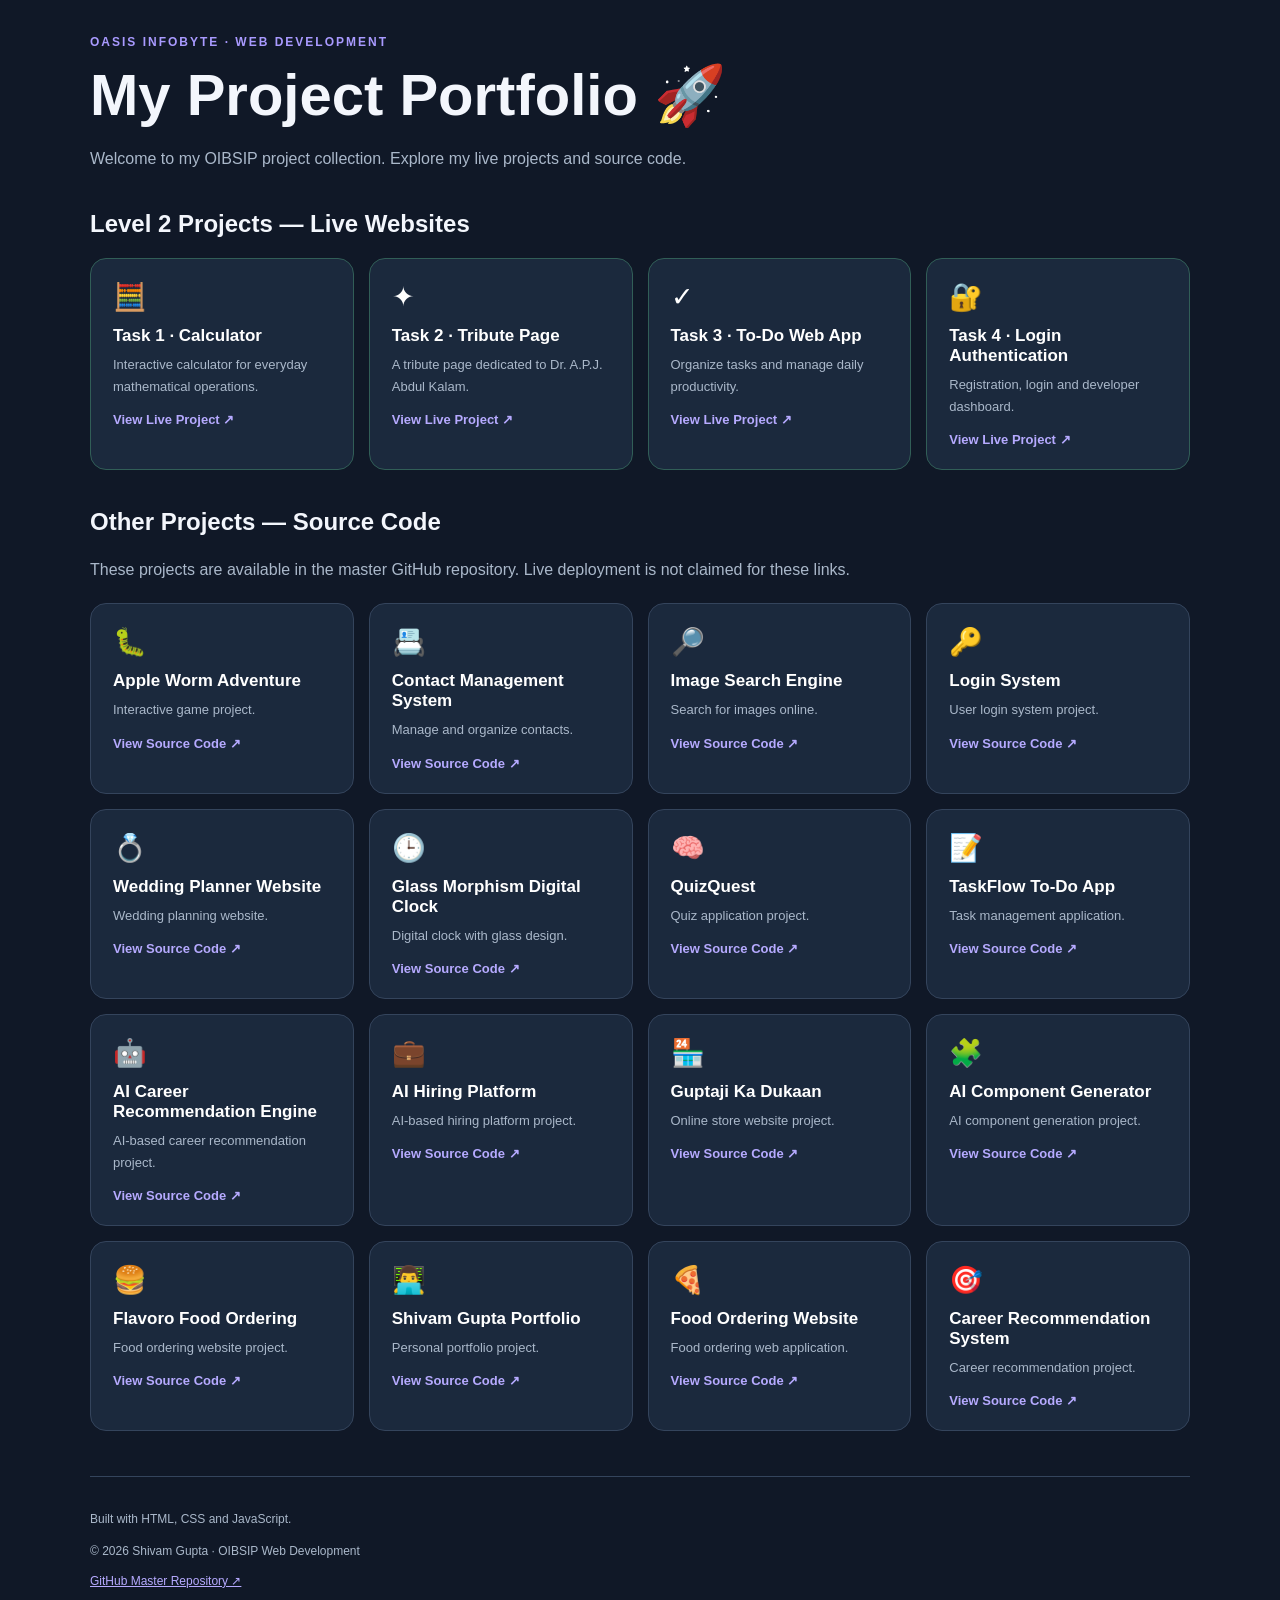
<file: index.html>
<!DOCTYPE html>
<html lang="en">
<head>
<meta charset="UTF-8">
<meta name="viewport" content="width=device-width, initial-scale=1.0">
<title>Shivam Gupta | OIBSIP Projects</title>
<style>
*{box-sizing:border-box}
body{margin:0;background:#101827;color:#f3f6fc;font-family:Arial,sans-serif;padding:35px 20px}
.wrap{width:min(1100px,100%);margin:auto}
.tag{color:#a99aff;letter-spacing:2px;font-size:12px;font-weight:bold}
h1{font-size:clamp(34px,7vw,58px);margin:12px 0}
p{color:#aab8ca;line-height:1.7}
h2{margin-top:38px}
.cards{display:grid;grid-template-columns:repeat(auto-fit,minmax(230px,1fr));gap:15px;margin-top:20px}
.card{display:block;padding:22px;border:1px solid #34445c;border-radius:16px;background:#1b293d;text-decoration:none;color:white;transition:.2s}
.card:hover{transform:translateY(-4px);border-color:#9b8cff}
.emoji{font-size:27px}
.card h3{font-size:17px;margin:13px 0 8px}
.card p{font-size:13px;margin:0 0 14px}
.link{color:#b6aaff;font-size:13px;font-weight:bold}
.live{border-color:#315e57}
footer{margin-top:45px;border-top:1px solid #34445c;padding-top:20px;font-size:12px;color:#9aabc0}
</style>
</head>
<body>
<main class="wrap">
<div class="tag">OASIS INFOBYTE · WEB DEVELOPMENT</div>
<h1>My Project Portfolio 🚀</h1>
<p>Welcome to my OIBSIP project collection. Explore my live projects and source code.</p>

<h2>Level 2 Projects — Live Websites</h2>
<section class="cards">
<a class="card live" href="./WebDev-L2-Calculator/">
<div class="emoji">🧮</div><h3>Task 1 · Calculator</h3>
<p>Interactive calculator for everyday mathematical operations.</p>
<div class="link">View Live Project ↗</div></a>
<a class="card live" href="./WebDev-L2-TributePage/">
<div class="emoji">✦</div><h3>Task 2 · Tribute Page</h3>
<p>A tribute page dedicated to Dr. A.P.J. Abdul Kalam.</p>
<div class="link">View Live Project ↗</div></a>
<a class="card live" href="./WebDev-L2-ToDoWebApp/">
<div class="emoji">✓</div><h3>Task 3 · To-Do Web App</h3>
<p>Organize tasks and manage daily productivity.</p>
<div class="link">View Live Project ↗</div></a>
<a class="card live" href="./WebDev-L2-LoginAuthenticationSystem/">
<div class="emoji">🔐</div><h3>Task 4 · Login Authentication</h3>
<p>Registration, login and developer dashboard.</p>
<div class="link">View Live Project ↗</div></a>
</section>

<h2>Other Projects — Source Code</h2>
<p>These projects are available in the master GitHub repository. Live deployment is not claimed for these links.</p>
<section class="cards">
<a class="card" href="https://github.com/shivamgupta968/OIBSIP/tree/main/Projects/apple-worm-adventure"><div class="emoji">🐛</div><h3>Apple Worm Adventure</h3><p>Interactive game project.</p><div class="link">View Source Code ↗</div></a>
<a class="card" href="https://github.com/shivamgupta968/OIBSIP/tree/main/Projects/Contact-Management-System"><div class="emoji">📇</div><h3>Contact Management System</h3><p>Manage and organize contacts.</p><div class="link">View Source Code ↗</div></a>
<a class="card" href="https://github.com/shivamgupta968/OIBSIP/tree/main/Projects/Image-Search-Engine"><div class="emoji">🔎</div><h3>Image Search Engine</h3><p>Search for images online.</p><div class="link">View Source Code ↗</div></a>
<a class="card" href="https://github.com/shivamgupta968/OIBSIP/tree/main/Projects/login-system"><div class="emoji">🔑</div><h3>Login System</h3><p>User login system project.</p><div class="link">View Source Code ↗</div></a>
<a class="card" href="https://github.com/shivamgupta968/OIBSIP/tree/main/Projects/Wedding-Planner-Website"><div class="emoji">💍</div><h3>Wedding Planner Website</h3><p>Wedding planning website.</p><div class="link">View Source Code ↗</div></a>
<a class="card" href="https://github.com/shivamgupta968/OIBSIP/tree/main/Projects/glass-morphism-digital-clock"><div class="emoji">🕒</div><h3>Glass Morphism Digital Clock</h3><p>Digital clock with glass design.</p><div class="link">View Source Code ↗</div></a>
<a class="card" href="https://github.com/shivamgupta968/OIBSIP/tree/main/Projects/QuizQuest"><div class="emoji">🧠</div><h3>QuizQuest</h3><p>Quiz application project.</p><div class="link">View Source Code ↗</div></a>
<a class="card" href="https://github.com/shivamgupta968/OIBSIP/tree/main/Projects/taskflow-todo-app"><div class="emoji">📝</div><h3>TaskFlow To-Do App</h3><p>Task management application.</p><div class="link">View Source Code ↗</div></a>
<a class="card" href="https://github.com/shivamgupta968/OIBSIP/tree/main/Projects/AI-career-recommendation-engine"><div class="emoji">🤖</div><h3>AI Career Recommendation Engine</h3><p>AI-based career recommendation project.</p><div class="link">View Source Code ↗</div></a>
<a class="card" href="https://github.com/shivamgupta968/OIBSIP/tree/main/Projects/ai-hiring-platform"><div class="emoji">💼</div><h3>AI Hiring Platform</h3><p>AI-based hiring platform project.</p><div class="link">View Source Code ↗</div></a>
<a class="card" href="https://github.com/shivamgupta968/OIBSIP/tree/main/Projects/guptaji-ka-dukaan"><div class="emoji">🏪</div><h3>Guptaji Ka Dukaan</h3><p>Online store website project.</p><div class="link">View Source Code ↗</div></a>
<a class="card" href="https://github.com/shivamgupta968/OIBSIP/tree/main/Projects/ai-component-generato"><div class="emoji">🧩</div><h3>AI Component Generator</h3><p>AI component generation project.</p><div class="link">View Source Code ↗</div></a>
<a class="card" href="https://github.com/shivamgupta968/OIBSIP/tree/main/Projects/flavoro-food-ordering"><div class="emoji">🍔</div><h3>Flavoro Food Ordering</h3><p>Food ordering website project.</p><div class="link">View Source Code ↗</div></a>
<a class="card" href="https://github.com/shivamgupta968/OIBSIP/tree/main/Projects/shivam-gupta-portfolio"><div class="emoji">👨‍💻</div><h3>Shivam Gupta Portfolio</h3><p>Personal portfolio project.</p><div class="link">View Source Code ↗</div></a>
<a class="card" href="https://github.com/shivamgupta968/OIBSIP/tree/main/Projects/food-ordering-website"><div class="emoji">🍕</div><h3>Food Ordering Website</h3><p>Food ordering web application.</p><div class="link">View Source Code ↗</div></a>
<a class="card" href="https://github.com/shivamgupta968/OIBSIP/tree/main/Projects/Career-Recommendation-System"><div class="emoji">🎯</div><h3>Career Recommendation System</h3><p>Career recommendation project.</p><div class="link">View Source Code ↗</div></a>
</section>

<footer>
<p>Built with HTML, CSS and JavaScript.</p>
<p>© 2026 Shivam Gupta · OIBSIP Web Development</p>
<a style="color:#b6aaff" href="https://github.com/shivamgupta968/OIBSIP">GitHub Master Repository ↗</a>
</footer>
</main>
</body>
</html>
</file>
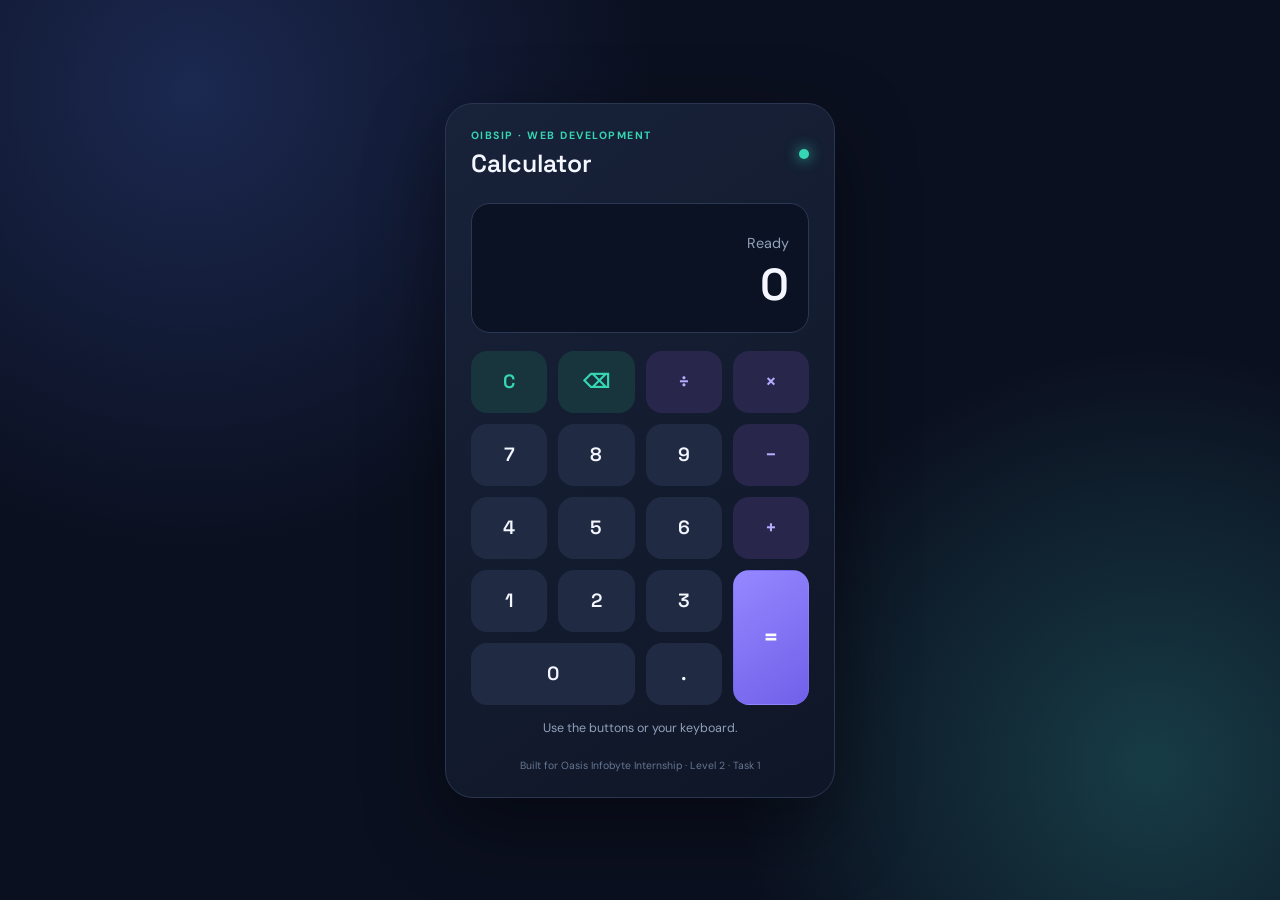
<file: WebDev-L2-Calculator/index.html>
<!DOCTYPE html>
<html lang="en">
<head>
  <meta charset="UTF-8">
  <meta name="viewport" content="width=device-width, initial-scale=1.0">
  <meta name="description" content="A responsive calculator built with HTML, CSS and JavaScript.">
  <title>OIBSIP | Calculator</title>
  <link rel="stylesheet" href="style.css">
</head>
<body>
  <main class="calculator" aria-label="Calculator">
    <header class="topbar">
      <div>
        <p class="eyebrow">OIBSIP · WEB DEVELOPMENT</p>
        <h1>Calculator</h1>
      </div>
      <span class="status-dot" aria-label="Ready"></span>
    </header>

    <section class="display" aria-live="polite">
      <div id="expression" class="expression">Ready</div>
      <output id="result" class="result">0</output>
    </section>

    <section class="keys" aria-label="Calculator keys">
      <button class="key utility" data-action="clear">C</button>
      <button class="key utility" data-action="backspace" aria-label="Backspace">⌫</button>
      <button class="key operator" data-operator="÷">÷</button>
      <button class="key operator" data-operator="×">×</button>

      <button class="key" data-number="7">7</button>
      <button class="key" data-number="8">8</button>
      <button class="key" data-number="9">9</button>
      <button class="key operator" data-operator="−">−</button>

      <button class="key" data-number="4">4</button>
      <button class="key" data-number="5">5</button>
      <button class="key" data-number="6">6</button>
      <button class="key operator" data-operator="+">+</button>

      <button class="key" data-number="1">1</button>
      <button class="key" data-number="2">2</button>
      <button class="key" data-number="3">3</button>
      <button class="key equals" data-action="equals">=</button>

      <button class="key zero" data-number="0">0</button>
      <button class="key" data-action="decimal">.</button>
    </section>
    <p id="message" class="message" role="status">Use the buttons or your keyboard.</p>
    <footer>Built for Oasis Infobyte Internship · Level 2 · Task 1</footer>
  </main>
  <script src="script.js"></script>
</body>
</html>
</file>
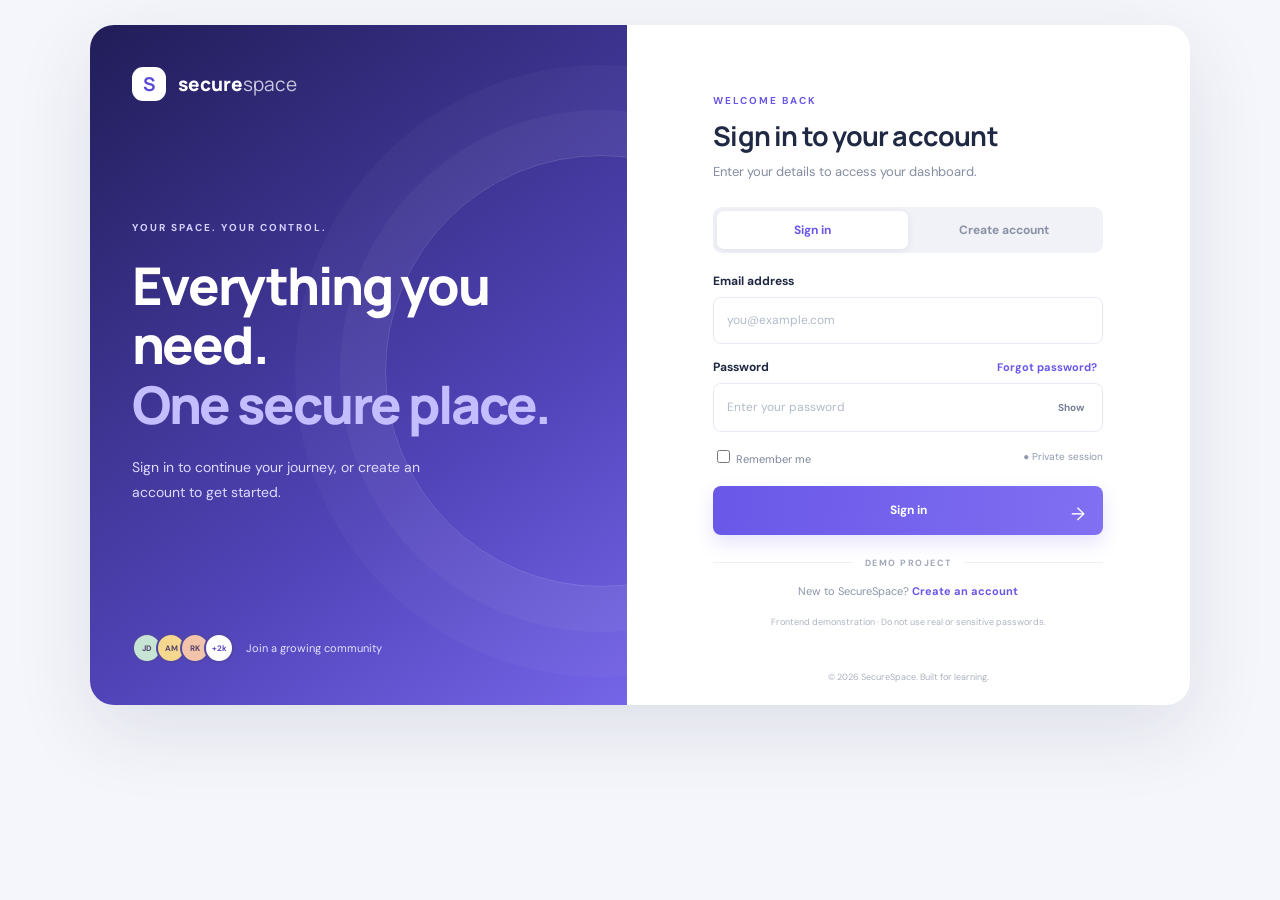
<file: WebDev-L2-LoginAuthenticationSystem/index.html>
<!DOCTYPE html>
<html lang="en">
<head>
<meta charset="UTF-8"><meta name="viewport" content="width=device-width, initial-scale=1.0">
<title>SecureSpace — Developer Portal</title>
<link rel="preconnect" href="https://fonts.googleapis.com">
<link href="https://fonts.googleapis.com/css2?family=DM+Sans:wght@400;500;600;700&family=Manrope:wght@500;600;700;800&display=swap" rel="stylesheet">
<link rel="stylesheet" href="style.css">
</head>
<body>
<main class="shell" id="authShell">
<section class="hero">
<a class="brand" href="#"><b>S</b> secure<span>space</span></a>
<div class="hero-copy"><small>YOUR SPACE. YOUR CONTROL.</small><h1>Everything you need.<br><em>One secure place.</em></h1><p>Sign in to continue your journey, or create an account to get started.</p></div>
<div class="community"><span>JD</span><span>AM</span><span>RK</span><b>+2k</b><label>Join a growing community</label></div>
</section>
<section class="panel">
<div class="mobile-brand"><b>S</b> securespace</div>
<div class="content">
<div class="eyebrow" id="eyebrow">WELCOME BACK</div><h2 id="title">Sign in to your account</h2><p class="sub" id="subtitle">Enter your details to access your dashboard.</p>
<div class="tabs"><button id="loginTab" class="active" type="button">Sign in</button><button id="signupTab" type="button">Create account</button></div>
<div id="notice" class="notice" role="status" aria-live="polite"></div>
<form id="authForm" novalidate>
<div class="field" id="nameField" hidden><label for="name">Full name</label><input id="name" placeholder="Your full name" autocomplete="name"><small id="nameError"></small></div>
<div class="field"><label for="email">Email address</label><input id="email" type="email" placeholder="you@example.com" autocomplete="email"><small id="emailError"></small></div>
<div class="field"><div class="label-row"><label for="password">Password</label><button type="button" class="link" id="forgot">Forgot password?</button></div><div class="password"><input id="password" type="password" placeholder="Enter your password" autocomplete="current-password"><button type="button" id="toggle">Show</button></div><small id="passwordError"></small><div id="strength" hidden><div class="track"><span id="bar"></span></div><small id="strengthText">Password strength</small></div></div>
<div class="field" id="confirmField" hidden><label for="confirm">Confirm password</label><input id="confirm" type="password" placeholder="Re-enter your password"><small id="confirmError"></small></div>
<div class="options" id="loginOptions"><label><input type="checkbox" id="remember"> Remember me</label><span>● Private session</span></div>
<label class="terms" id="termsRow" hidden><input type="checkbox" id="terms"> I agree to the <a href="#" id="termsLink">terms and conditions</a>.</label>
<button class="submit" type="submit"><span id="submitText">Sign in</span><b>→</b></button>
</form>
<div class="divider">DEMO PROJECT</div><p class="switch" id="switchCopy">New to SecureSpace? <button type="button" id="switchMode">Create an account</button></p>
<p class="hint">Frontend demonstration · Do not use real or sensitive passwords.</p>
</div><footer>© 2026 SecureSpace. Built for learning.</footer>
</section>
</main>

<main class="dashboard" id="dashboard" hidden>
<header class="dash-nav">
<a class="brand dark-brand" href="#"><b>S</b> secure<span>space</span></a>
<div class="nav-right"><span class="online-dot"></span><span>Developer workspace</span><button id="logout" class="logout">Log out ↗</button></div>
</header>
<section class="welcome">
<div class="welcome-copy"><div class="eyebrow light">YOUR NEXT CHAPTER STARTS HERE</div><p class="hello">Welcome aboard, <strong id="welcomeName">Developer</strong> 👋</p>
<h1>Dream it. Build it.<br><em>Make it happen.</em></h1>
<p class="welcome-text">Every expert developer was once a beginner who refused to give up. Keep learning, keep building, and let your code create something meaningful.</p>
<div class="welcome-actions"><a href="#journey" class="primary-link">Explore your workspace <span>→</span></a><span class="today">One line of code at a time.</span></div>
</div>
<div class="code-card" aria-label="Motivational code illustration"><div class="code-top"><i></i><i></i><i></i><span>developer.js</span></div><pre><span class="code-purple">const</span> <span class="code-blue">developer</span> = {
  mindset: <span class="code-green">"keep learning"</span>,
  passion: <span class="code-green">"build the future"</span>,
  errors: <span class="code-orange">"lessons learned"</span>,
  success: <span class="code-purple">true</span>
};

<span class="code-blue">developer</span>.<span class="code-yellow">grow</span>();
<span class="code-comment">// Your journey starts now ✨</span></pre><div class="code-bottom"><span>● All systems ready</span><span>JavaScript · Creativity</span></div></div>
</section>
<section class="journey" id="journey">
<div class="section-heading"><div><div class="eyebrow">YOUR DEVELOPER JOURNEY</div><h2>Make today count.</h2></div><p>Small progress every day leads to big achievements.</p></div>
<div class="journey-grid">
<article class="journey-card"><div class="card-icon purple-icon">⌘</div><h3>Keep learning</h3><p>Explore new concepts, sharpen your skills, and stay curious. Your knowledge is your superpower.</p><span class="card-foot">01 / LEARN</span></article>
<article class="journey-card"><div class="card-icon green-icon">⚡</div><h3>Build with purpose</h3><p>Turn ideas into real projects. Every feature you create makes you a stronger problem solver.</p><span class="card-foot">02 / CREATE</span></article>
<article class="journey-card"><div class="card-icon orange-icon">↗</div><h3>Never give up</h3><p>Bugs are not failures; they are clues. Debug patiently, keep experimenting, and move forward.</p><span class="card-foot">03 / GROW</span></article>
</div>
<div class="quote"><span>“</span><p>Great things are built one commit at a time. Trust your process, stay consistent, and keep shipping.</p><small>— A NOTE FOR YOUR DEVELOPER JOURNEY</small></div>
</section>
<footer class="dash-footer">Made for curious minds and future software developers. <span>Keep coding. Keep growing. ✦</span></footer>
</main>
<script src="script.js"></script>
</body></html>
</file>
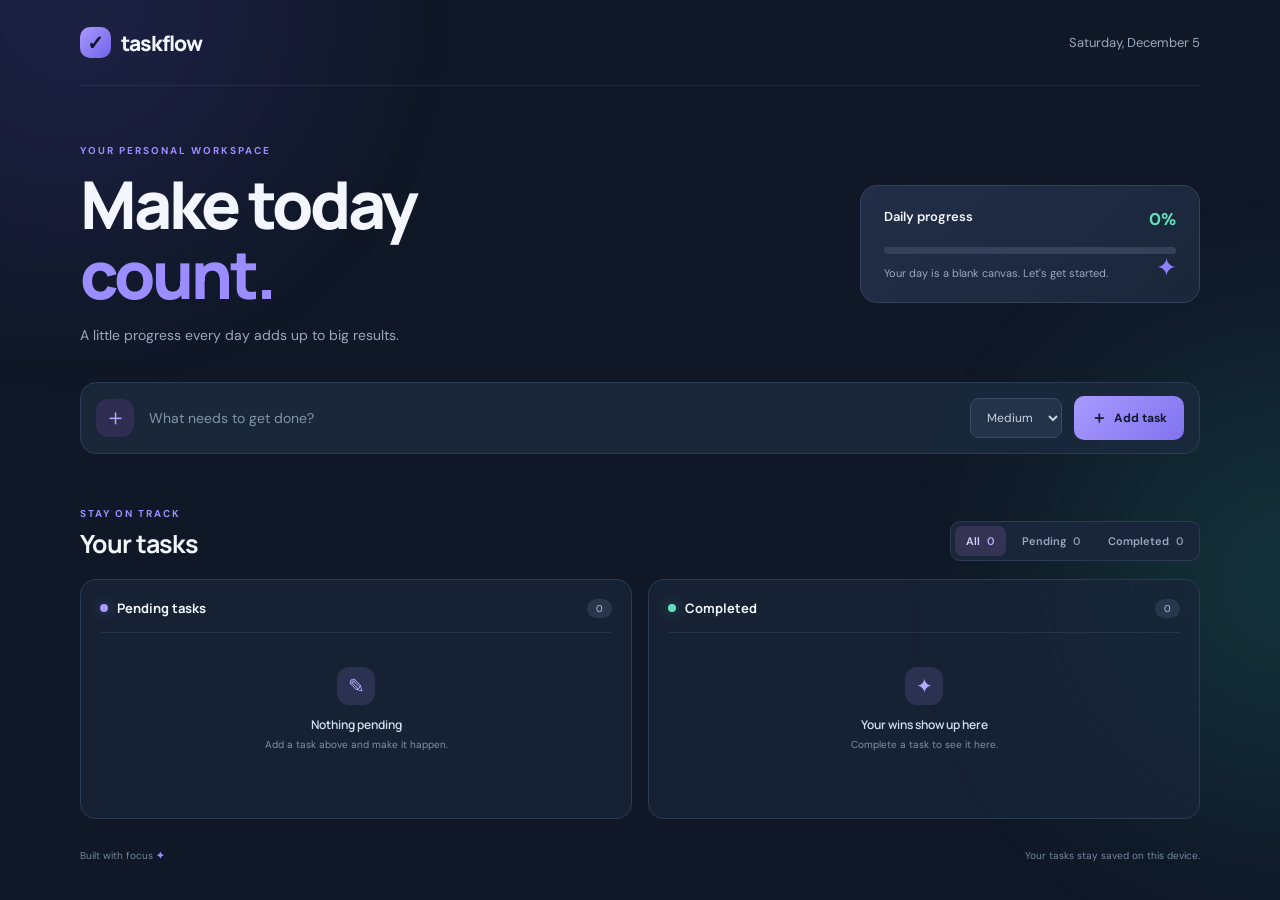
<file: WebDev-L2-ToDoWebApp/index.html>
<!DOCTYPE html>
<html lang="en">
<head>
  <meta charset="UTF-8">
  <meta name="viewport" content="width=device-width, initial-scale=1.0">
  <meta name="theme-color" content="#101827">
  <meta name="description" content="A clean, responsive to-do app to plan your day and track completed tasks.">
  <title>TaskFlow — To-Do Web App</title>
  <link rel="preconnect" href="https://fonts.googleapis.com">
  <link rel="preconnect" href="https://fonts.gstatic.com" crossorigin>
  <link href="https://fonts.googleapis.com/css2?family=DM+Sans:wght@400;500;600;700&family=Manrope:wght@400;500;600;700;800&display=swap" rel="stylesheet">
  <link rel="stylesheet" href="style.css">
  <script src="script.js" defer></script>
</head>
<body>
  <div class="ambient ambient-one"></div><div class="ambient ambient-two"></div>
  <main class="shell">
    <header class="topbar">
      <a class="brand" href="#" aria-label="TaskFlow home"><span class="brand-mark">✓</span><span>taskflow</span></a>
      <span class="today" id="todayLabel"></span>
    </header>

    <section class="welcome">
      <div>
        <p class="eyebrow">YOUR PERSONAL WORKSPACE</p>
        <h1>Make today<br><span>count.</span></h1>
        <p class="subtitle">A little progress every day adds up to big results.</p>
      </div>
      <div class="progress-card">
        <div class="progress-head"><span>Daily progress</span><strong id="progressPercent">0%</strong></div>
        <div class="progress-track"><span id="progressBar"></span></div>
        <p id="progressCaption">Your day is a blank canvas. Let's get started.</p>
        <div class="progress-icon">✦</div>
      </div>
    </section>

    <section class="composer panel" aria-label="Add a task">
      <div class="composer-icon">＋</div>
      <form id="taskForm">
        <label class="sr-only" for="taskInput">What needs to get done?</label>
        <input id="taskInput" type="text" maxlength="120" placeholder="What needs to get done?" autocomplete="off" required>
        <select id="priorityInput" aria-label="Task priority">
          <option value="medium">Medium</option><option value="high">High</option><option value="low">Low</option>
        </select>
        <button class="add-button" type="submit"><span>＋</span> Add task</button>
      </form>
    </section>
    <p class="form-error" id="formError" role="alert"></p>

    <section class="task-area">
      <div class="section-heading">
        <div><p class="eyebrow">STAY ON TRACK</p><h2>Your tasks</h2></div>
        <div class="filters" role="group" aria-label="Filter tasks">
          <button class="filter active" data-filter="all" type="button">All <span id="allCount">0</span></button>
          <button class="filter" data-filter="pending" type="button">Pending <span id="pendingCount">0</span></button>
          <button class="filter" data-filter="completed" type="button">Completed <span id="completedCount">0</span></button>
        </div>
      </div>

      <div class="lists-grid">
        <section class="list-panel">
          <div class="list-title"><div class="title-dot pending-dot"></div><h3>Pending tasks</h3><span class="count-pill" id="pendingHeadingCount">0</span></div>
          <ul class="task-list" id="pendingList"></ul>
          <div class="empty-state" id="pendingEmpty"><span class="empty-illustration">✎</span><strong>Nothing pending</strong><p>Add a task above and make it happen.</p></div>
        </section>
        <section class="list-panel completed-panel">
          <div class="list-title"><div class="title-dot completed-dot"></div><h3>Completed</h3><span class="count-pill" id="completedHeadingCount">0</span></div>
          <ul class="task-list" id="completedList"></ul>
          <div class="empty-state" id="completedEmpty"><span class="empty-illustration">✦</span><strong>Your wins show up here</strong><p>Complete a task to see it here.</p></div>
        </section>
      </div>
    </section>
    <footer><span>Built with focus <b>✦</b></span><span>Your tasks stay saved on this device.</span></footer>
  </main>

  <dialog id="editDialog" class="edit-dialog">
    <form method="dialog" id="editForm">
      <p class="eyebrow">UPDATE TASK</p><h2>Edit your task</h2>
      <label for="editInput">Task name</label>
      <input id="editInput" maxlength="120" required>
      <div class="dialog-actions"><button class="cancel-button" value="cancel">Cancel</button><button class="add-button" id="saveEdit" value="save">Save changes</button></div>
    </form>
  </dialog>
  <div class="toast" id="toast" role="status" aria-live="polite"></div>
</body>
</html>
</file>
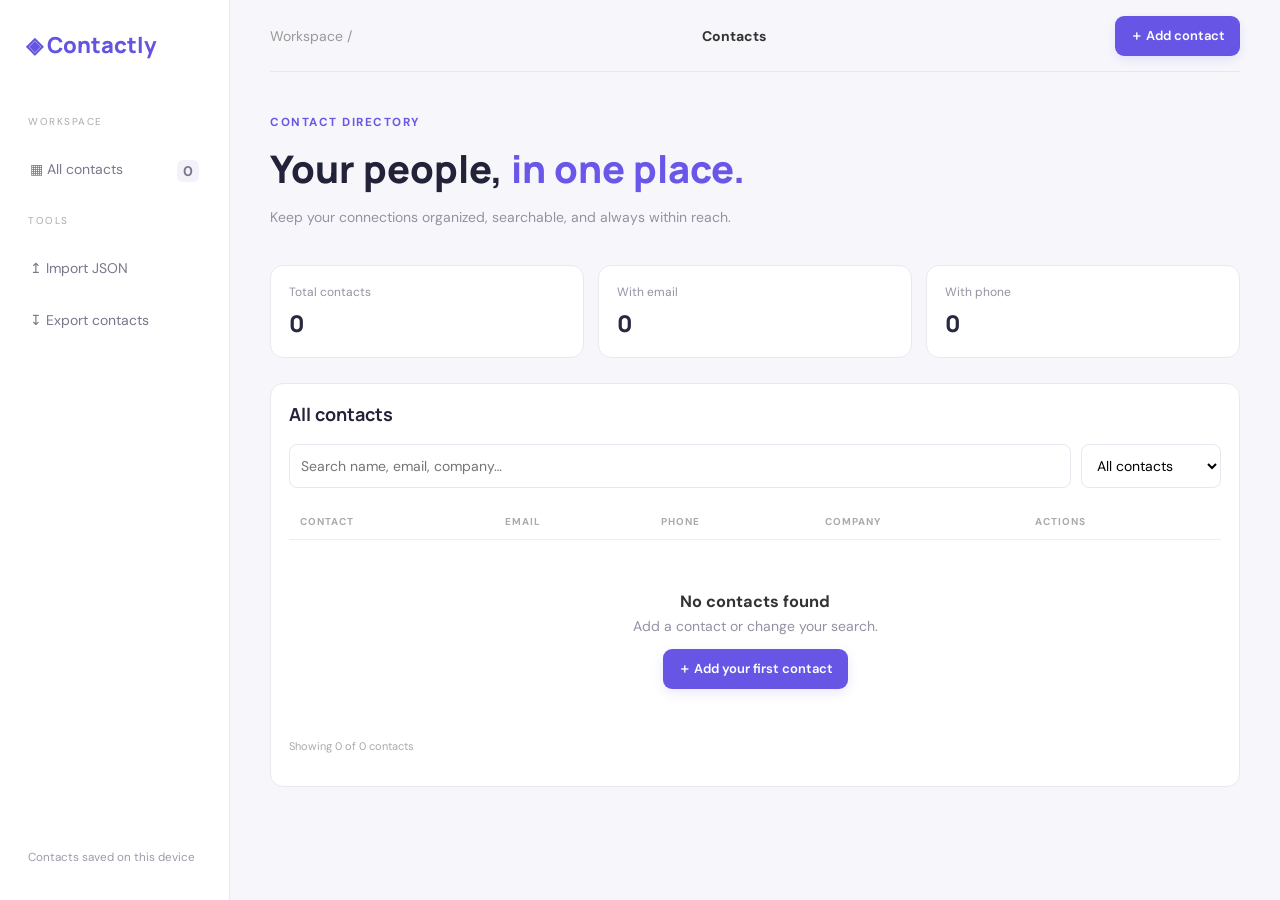
<file: Projects/Contact-Management-System/index.html>
<!DOCTYPE html><html><head><meta charset="UTF-8"><meta name="viewport" content="width=device-width,initial-scale=1"><title>Contactly</title><link rel="stylesheet" href="style.css"></head><body><aside><h2>◈ Contactly</h2><p>WORKSPACE</p><button id="all">▦ All contacts <b id="count">0</b></button><p>TOOLS</p><button id="import">↥ Import JSON</button><button id="export">↧ Export contacts</button><input type="file" id="file" accept=".json" hidden><small>Contacts saved on this device</small></aside><main><header>Workspace / <b>Contacts</b><button id="add" class="primary">＋ Add contact</button></header><section class="hero"><small>CONTACT DIRECTORY</small><h1>Your people, <em>in one place.</em></h1><p>Keep your connections organized, searchable, and always within reach.</p></section><section class="stats"><article>Total contacts<strong id="total">0</strong></article><article>With email<strong id="emails">0</strong></article><article>With phone<strong id="phones">0</strong></article></section><section class="box"><h2>All contacts</h2><div class="controls"><input id="search" placeholder="Search name, email, company…"><select id="filter"><option value="all">All contacts</option><option value="email">Has email</option><option value="phone">Has phone</option></select></div><div class="overflow"><table><thead><tr><th>CONTACT</th><th>EMAIL</th><th>PHONE</th><th>COMPANY</th><th>ACTIONS</th></tr></thead><tbody id="rows"></tbody></table></div><div id="empty"><h3>No contacts found</h3><p>Add a contact or change your search.</p><button class="primary" id="first">＋ Add your first contact</button></div><footer id="foot"></footer></section></main><dialog id="formDialog"><form id="form"><h2 id="heading">Add contact</h2><button type="button" class="x" id="close">×</button><input type="hidden" id="id"><label>Full name *<input id="name" required></label><label>Email<input id="email" type="email"></label><label>Phone<input id="phone"></label><label>Company<input id="company"></label><label>Job title<input id="job"></label><label>Notes<textarea id="notes" rows="3"></textarea></label><div class="actions"><button type="button" id="cancel">Cancel</button><button class="primary">Save contact</button></div></form></dialog><dialog id="view"><button class="x" id="viewclose">×</button><div id="viewbody"></div></dialog><script src="script.js"></script></body></html>
</file>
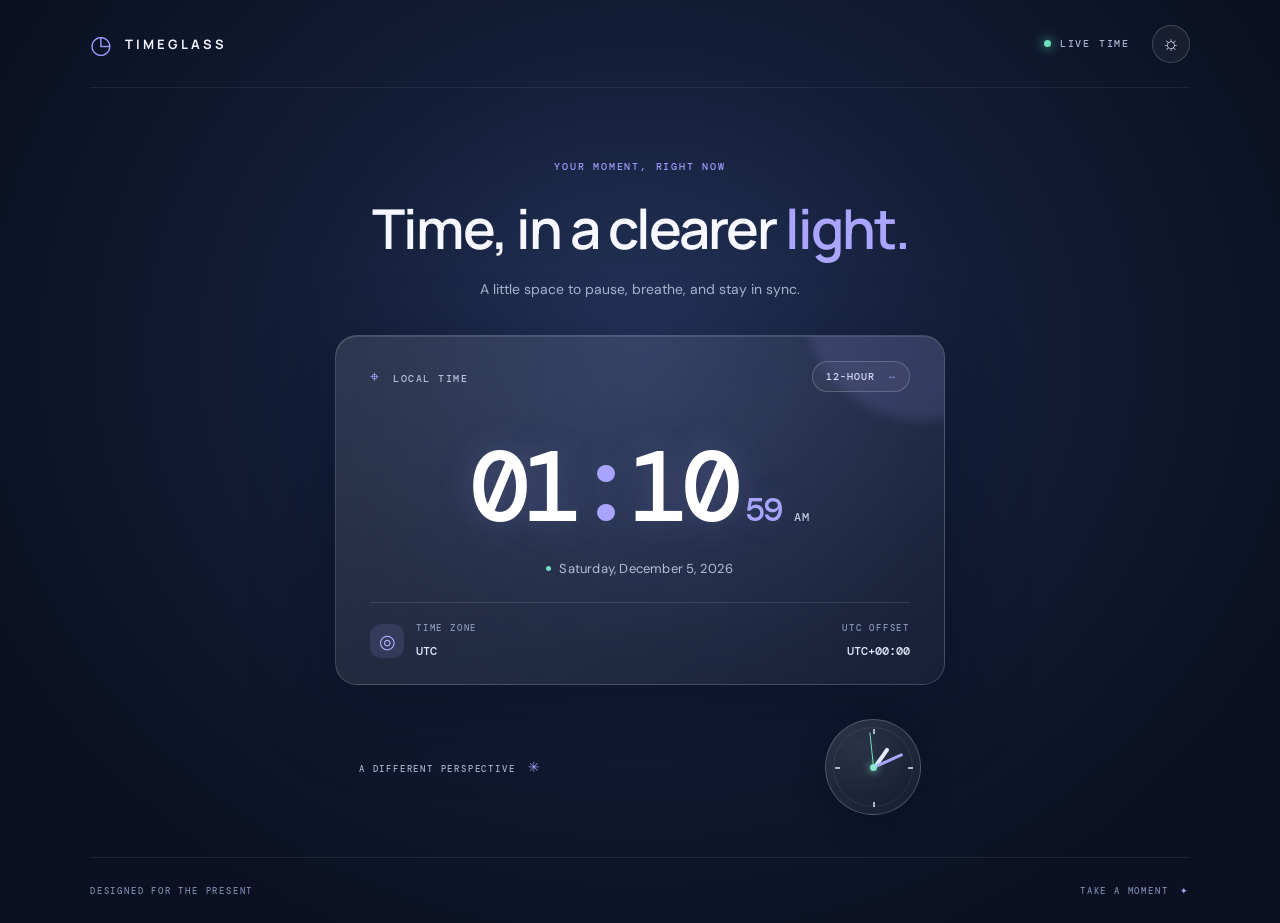
<file: Projects/glass-morphism-digital-clock/index.html>
<!DOCTYPE html>
<html lang="en">
<head>
  <meta charset="UTF-8" />
  <meta name="viewport" content="width=device-width, initial-scale=1.0" />
  <meta name="theme-color" content="#10172a" />
  <title>Glass Morphism Digital Clock</title>
  <link rel="stylesheet" href="style.css" />
</head>
<body>
  <main class="page">
    <header class="topbar">
      <a class="brand" href="#" aria-label="Timeglass home"><span class="brand-mark">◷</span> TIMEGLASS</a>
      <div class="top-actions">
        <span class="live"><i></i> LIVE TIME</span>
        <button id="themeBtn" class="icon-btn" aria-label="Toggle light and dark theme" title="Toggle theme">☼</button>
      </div>
    </header>

    <section class="hero">
      <p class="eyebrow">YOUR MOMENT, RIGHT NOW</p>
      <h1>Time, in a clearer <em>light.</em></h1>
      <p class="subtitle">A little space to pause, breathe, and stay in sync.</p>

      <div class="clock-card">
        <div class="card-top">
          <span class="timezone-label"><span class="pin">⌖</span> LOCAL TIME</span>
          <button id="formatBtn" class="format-btn">12-HOUR <span>↔</span></button>
        </div>
        <div class="digital" aria-live="off">
          <span id="hours">--</span><span class="colon">:</span><span id="minutes">--</span><span class="seconds" id="seconds">--</span>
          <span id="ampm" class="ampm">AM</span>
        </div>
        <div class="date-row"><span class="date-dot"></span><span id="date">Loading date…</span></div>
        <div class="card-divider"></div>
        <div class="bottom-row">
          <div class="timezone"><span class="mini-icon">◎</span><div><small>TIME ZONE</small><strong id="timezone">Detecting…</strong></div></div>
          <div class="utc"><small>UTC OFFSET</small><strong id="offset">--</strong></div>
        </div>
      </div>

      <div class="analog-wrap">
        <div class="analog-title">A DIFFERENT PERSPECTIVE <span>✳</span></div>
        <div class="analog-clock" aria-label="Analog clock">
          <div class="tick t1"></div><div class="tick t2"></div><div class="tick t3"></div><div class="tick t4"></div>
          <div class="hand hour-hand" id="hourHand"></div>
          <div class="hand minute-hand" id="minuteHand"></div>
          <div class="hand second-hand" id="secondHand"></div>
          <div class="hub"></div>
        </div>
      </div>
    </section>
    <footer><span>DESIGNED FOR THE PRESENT</span><span>TAKE A MOMENT <b>✦</b></span></footer>
  </main>
  <script src="script.js"></script>
</body>
</html>
</file>
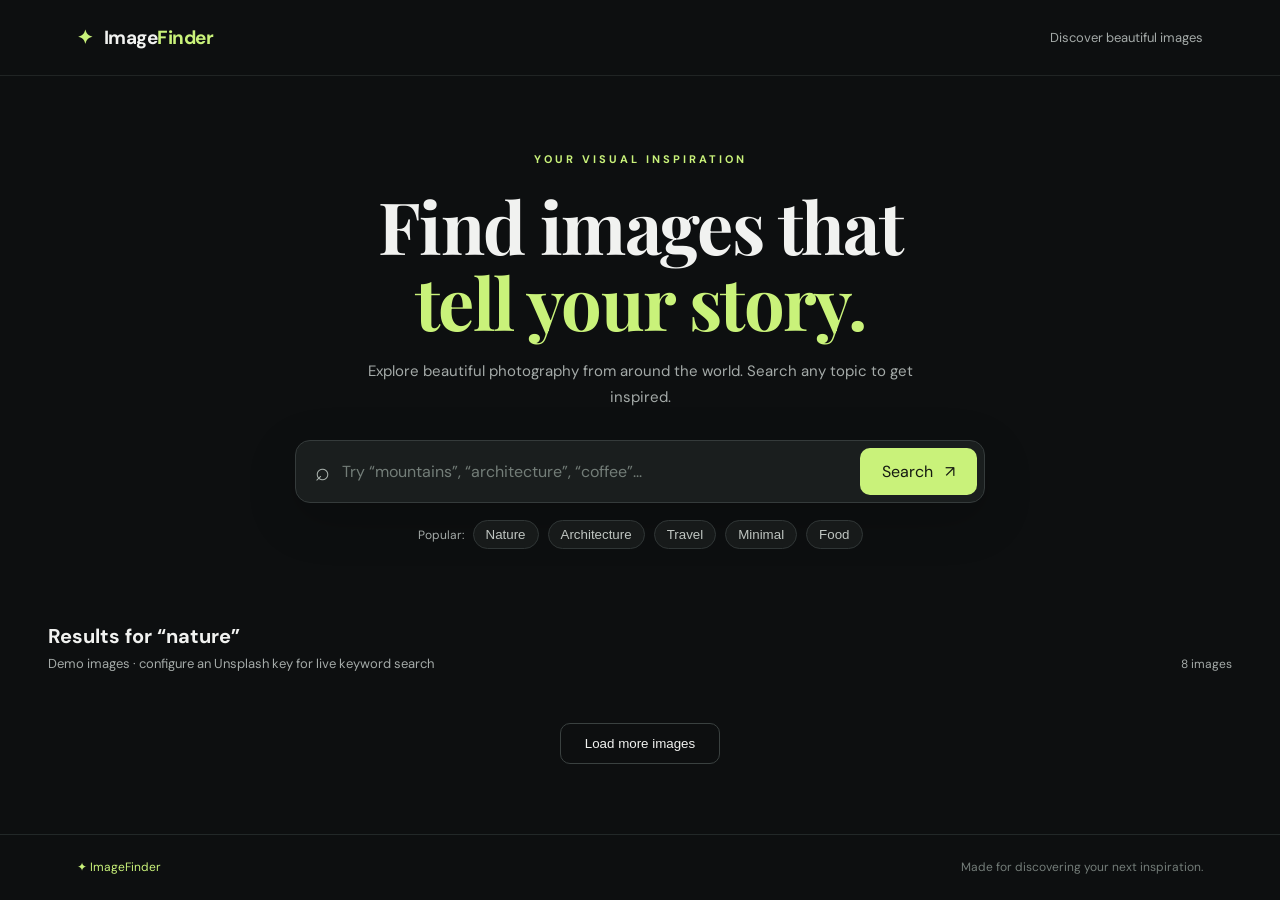
<file: Projects/Image-Search-Engine/index.html>
<!DOCTYPE html>
<html lang="en">
<head>
  <meta charset="UTF-8" />
  <meta name="viewport" content="width=device-width, initial-scale=1.0" />
  <meta name="description" content="Search beautiful images with the Image Search Engine." />
  <title>Image Search Engine</title>
  <link rel="preconnect" href="https://images.unsplash.com" />
  <link rel="preconnect" href="https://api.unsplash.com" />
  <link rel="stylesheet" href="style.css" />
</head>
<body>
  <header class="topbar">
    <a class="brand" href="#" aria-label="Image Search Engine home"><span class="brand-icon">✦</span> Image<span>Finder</span></a>
    <span class="top-note">Discover beautiful images</span>
  </header>

  <main>
    <section class="hero">
      <p class="eyebrow">YOUR VISUAL INSPIRATION</p>
      <h1>Find images that<br /><span>tell your story.</span></h1>
      <p class="hero-copy">Explore beautiful photography from around the world. Search any topic to get inspired.</p>
      <form id="searchForm" class="search-box">
        <span class="search-icon" aria-hidden="true">⌕</span>
        <input id="searchInput" type="search" placeholder="Try “mountains”, “architecture”, “coffee”..." autocomplete="off" aria-label="Search images" />
        <button id="searchButton" type="submit">Search <span>↗</span></button>
      </form>
      <div class="suggestions" aria-label="Popular searches">
        <span>Popular:</span>
        <button data-query="nature">Nature</button><button data-query="architecture">Architecture</button><button data-query="travel">Travel</button><button data-query="minimal">Minimal</button><button data-query="food">Food</button>
      </div>
    </section>

    <section class="results-section">
      <div class="results-heading">
        <div><h2 id="resultsTitle">Explore inspiration</h2><p id="resultsSubtitle">A curated collection to get you started</p></div>
        <span id="resultCount" class="count"></span>
      </div>
      <div id="status" class="status" hidden></div>
      <div id="gallery" class="gallery" aria-live="polite"></div>
      <button id="loadMore" class="load-more" hidden>Load more images</button>
    </section>
  </main>

  <footer><span>✦ ImageFinder</span><span>Made for discovering your next inspiration.</span></footer>

  <dialog id="lightbox" class="lightbox">
    <button class="close-modal" id="closeModal" aria-label="Close">×</button>
    <button class="modal-prev" id="prevImage" aria-label="Previous image">‹</button>
    <div class="modal-content">
      <img id="modalImage" alt="" />
      <div class="modal-info"><div><strong id="modalTitle">Image</strong><span id="modalCredit"></span></div><a id="downloadLink" class="download-btn" target="_blank" rel="noopener">↧ Download</a></div>
    </div>
    <button class="modal-next" id="nextImage" aria-label="Next image">›</button>
  </dialog>
  <script src="script.js"></script>
</body>
</html>
</file>
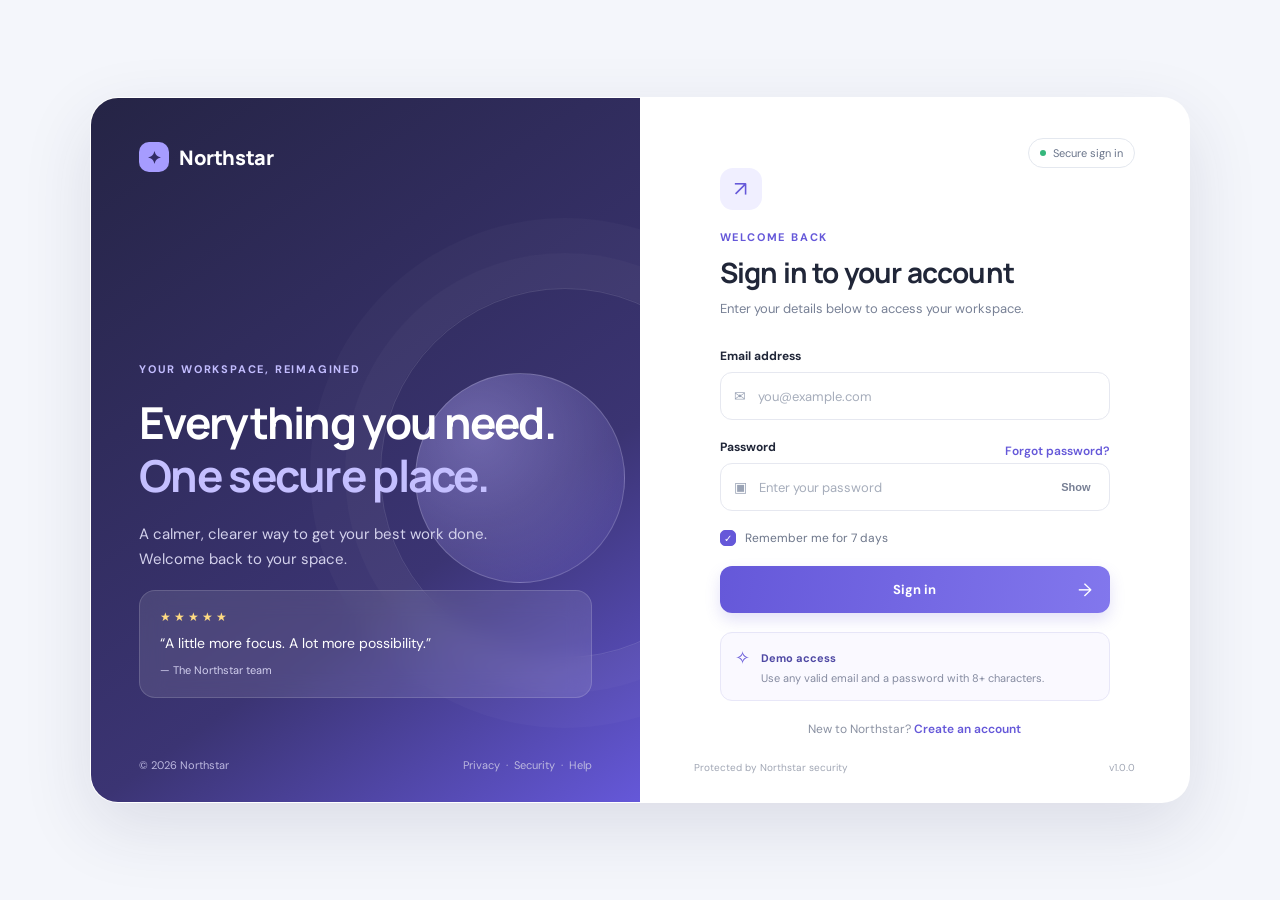
<file: Projects/login-system/index.html>
<!doctype html>
<html lang="en">
<head>
  <meta charset="UTF-8" />
  <meta name="viewport" content="width=device-width, initial-scale=1.0" />
  <meta name="description" content="A polished, responsive login experience with client-side validation and a demo dashboard." />
  <title>Login System — Secure Access</title>
  <link rel="preconnect" href="https://fonts.googleapis.com">
  <link rel="preconnect" href="https://fonts.gstatic.com" crossorigin>
  <link href="https://fonts.googleapis.com/css2?family=DM+Sans:wght@400;500;600;700&family=Manrope:wght@400;500;600;700;800&display=swap" rel="stylesheet">
  <link rel="stylesheet" href="styles.css" />
</head>
<body>
  <main class="app-shell">
    <section class="visual-panel" aria-label="Welcome">
      <div class="brand"><span class="brand-mark">✦</span> <span>Northstar</span></div>
      <div class="visual-copy">
        <p class="eyebrow">YOUR WORKSPACE, REIMAGINED</p>
        <h1>Everything you need.<br><span>One secure place.</span></h1>
        <p class="lead">A calmer, clearer way to get your best work done. Welcome back to your space.</p>
      </div>
      <div class="decor-orb orb-one"></div><div class="decor-orb orb-two"></div>
      <div class="quote-card"><div class="quote-stars">★★★★★</div><p>“A little more focus. A lot more possibility.”</p><span>— The Northstar team</span></div>
      <div class="visual-footer"><span>© 2026 Northstar</span><span>Privacy&nbsp; · &nbsp;Security&nbsp; · &nbsp;Help</span></div>
    </section>
    <section class="login-panel">
      <div class="panel-top"><span class="mobile-brand"><span class="brand-mark">✦</span> Northstar</span><span class="secure-pill"><span class="dot"></span> Secure sign in</span></div>
      <div id="loginView" class="form-wrap">
        <div class="welcome-icon">↗</div>
        <p class="eyebrow form-eyebrow">WELCOME BACK</p>
        <h2>Sign in to your account</h2>
        <p class="subtext">Enter your details below to access your workspace.</p>
        <form id="loginForm" novalidate>
          <div class="field-group">
            <label for="email">Email address</label>
            <div class="input-wrap"><span class="input-icon">✉</span><input id="email" type="email" autocomplete="email" placeholder="you@example.com" required /><span id="emailStatus" class="field-status"></span></div>
            <p class="field-error" id="emailError"></p>
          </div>
          <div class="field-group">
            <div class="label-row"><label for="password">Password</label><a href="#" id="forgotLink">Forgot password?</a></div>
            <div class="input-wrap"><span class="input-icon">▣</span><input id="password" type="password" autocomplete="current-password" placeholder="Enter your password" required /><button type="button" class="show-password" id="togglePassword" aria-label="Show password">Show</button></div>
            <div class="strength-wrap" id="strengthWrap"><div class="strength-track"><span id="strengthBar"></span></div><span id="strengthText">Password strength</span></div>
            <p class="field-error" id="passwordError"></p>
          </div>
          <label class="remember"><input type="checkbox" id="remember" checked /><span class="checkmark"></span> Remember me for 7 days</label>
          <div class="form-alert" id="formAlert" role="alert"></div>
          <button type="submit" class="submit-btn" id="submitBtn"><span>Sign in</span><span class="arrow">→</span></button>
        </form>
        <div class="demo-note"><span class="demo-icon">✧</span><div><strong>Demo access</strong><p>Use any valid email and a password with 8+ characters.</p></div></div>
        <p class="signup">New to Northstar? <a href="#" id="signupLink">Create an account</a></p>
      </div>
      <div id="dashboardView" class="form-wrap dashboard hidden">
        <div class="welcome-icon">✓</div><p class="eyebrow form-eyebrow">AUTHENTICATION SUCCESSFUL</p><h2>You're signed in!</h2><p class="subtext">Welcome to your workspace. Your demo session is active.</p>
        <div class="profile-card"><div class="avatar" id="avatar">N</div><div><strong id="userName">User</strong><p id="userEmail">user@example.com</p></div><span class="online-dot"></span></div>
        <div class="dash-grid"><div class="dash-tile"><span>Workspace</span><strong>Ready to go</strong><small>All systems operational</small></div><div class="dash-tile"><span>Session</span><strong>Protected</strong><small>Client-side demo session</small></div></div>
        <button class="submit-btn" id="logoutBtn"><span>Log out</span><span class="arrow">↗</span></button><p class="signup">This is a front-end demo. No real account data is sent.</p>
      </div>
      <div id="resetView" class="form-wrap hidden"><div class="welcome-icon">✉</div><p class="eyebrow form-eyebrow">PASSWORD RECOVERY</p><h2>Reset your password</h2><p class="subtext">Enter your email and we’ll show a demo confirmation.</p><form id="resetForm"><div class="field-group"><label for="resetEmail">Email address</label><div class="input-wrap"><span class="input-icon">✉</span><input id="resetEmail" type="email" placeholder="you@example.com" required></div><p class="field-error" id="resetError"></p></div><div class="form-alert" id="resetAlert" role="status"></div><button class="submit-btn" type="submit"><span>Send reset link</span><span class="arrow">→</span></button></form><p class="signup"><a href="#" id="backLogin">← Back to sign in</a></p></div>
      <footer class="panel-footer"><span>Protected by Northstar security</span><span>v1.0.0</span></footer>
    </section>
  </main>
  <script src="script.js"></script>
</body>
</html>
</file>
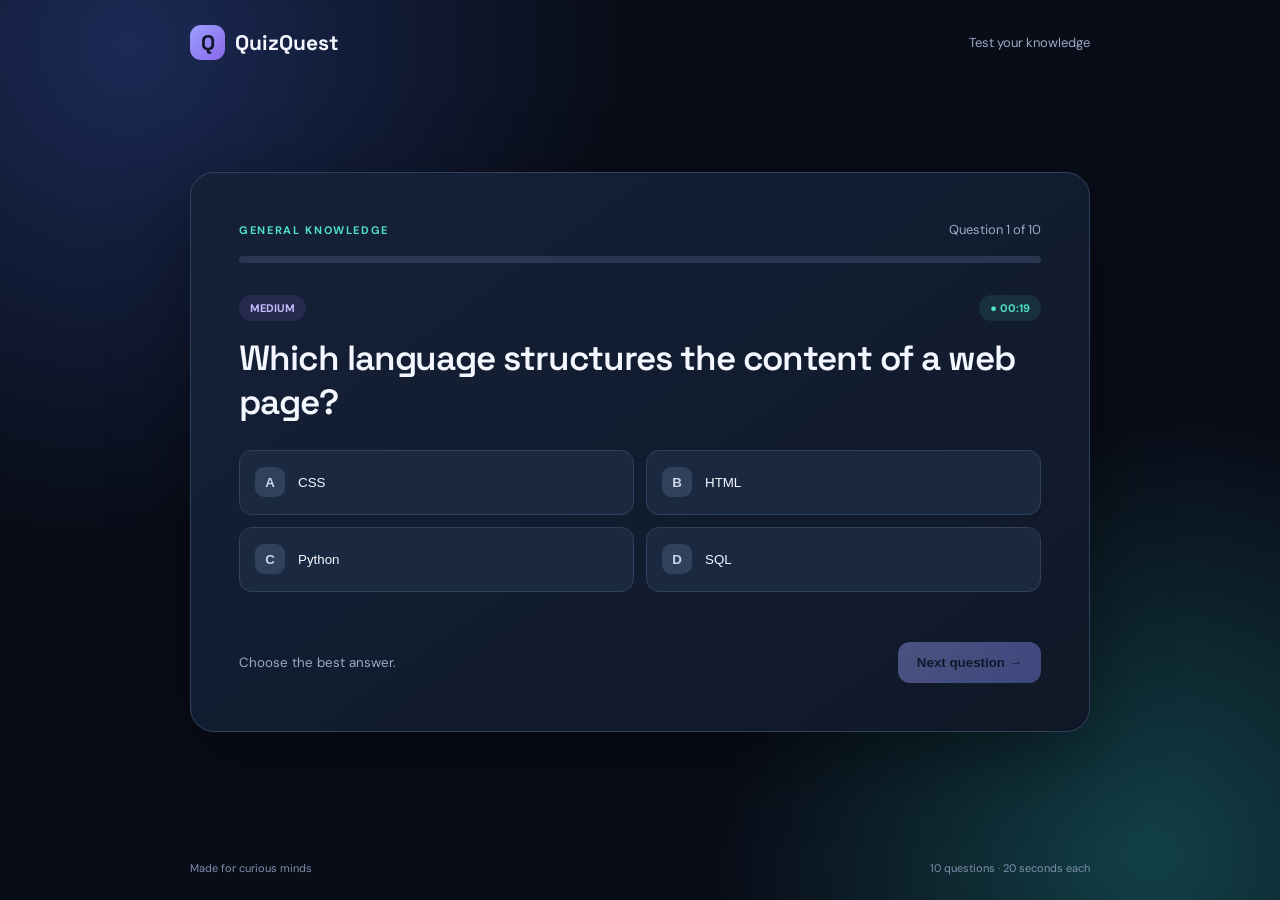
<file: Projects/QuizQuest/index.html>
<!doctype html>
<html lang="en"><head><meta charset="UTF-8"><meta name="viewport" content="width=device-width,initial-scale=1"><meta name="description" content="Interactive timed quiz app"><title>QuizQuest — Quiz App</title><link rel="stylesheet" href="style.css"><script src="script.js" defer></script></head>
<body><main class="page"><header><a class="brand" href="#"><b>Q</b> QuizQuest</a><span>Test your knowledge</span></header>
<section class="card"><div class="top"><span class="eyebrow">GENERAL KNOWLEDGE</span><span id="counter">Question 1 of 10</span></div><div class="track"><div id="progress"></div></div>
<section id="quiz"><div class="meta"><span class="level">MEDIUM</span><span class="timer">● <span id="time">00:20</span></span></div><h1 id="question">Loading…</h1><div id="answers" class="answers"></div><p id="feedback" aria-live="polite"></p><div class="bottom"><small id="hint">Choose the best answer.</small><button id="next" disabled>Next question →</button></div></section>
<section id="result" class="hidden"><div class="trophy">🏆</div><p class="eyebrow">QUIZ COMPLETED</p><h1 id="resultTitle">Great effort!</h1><p id="summary"></p><div class="scores"><div><b id="score">0/10</b><small>Your score</small></div><div><b id="percent">0%</b><small>Accuracy</small></div><div><b id="correct">0</b><small>Correct</small></div></div><button id="restart">Play again ↻</button></section></section>
<footer><span>Made for curious minds</span><span>10 questions · 20 seconds each</span></footer></main></body></html>
</file>
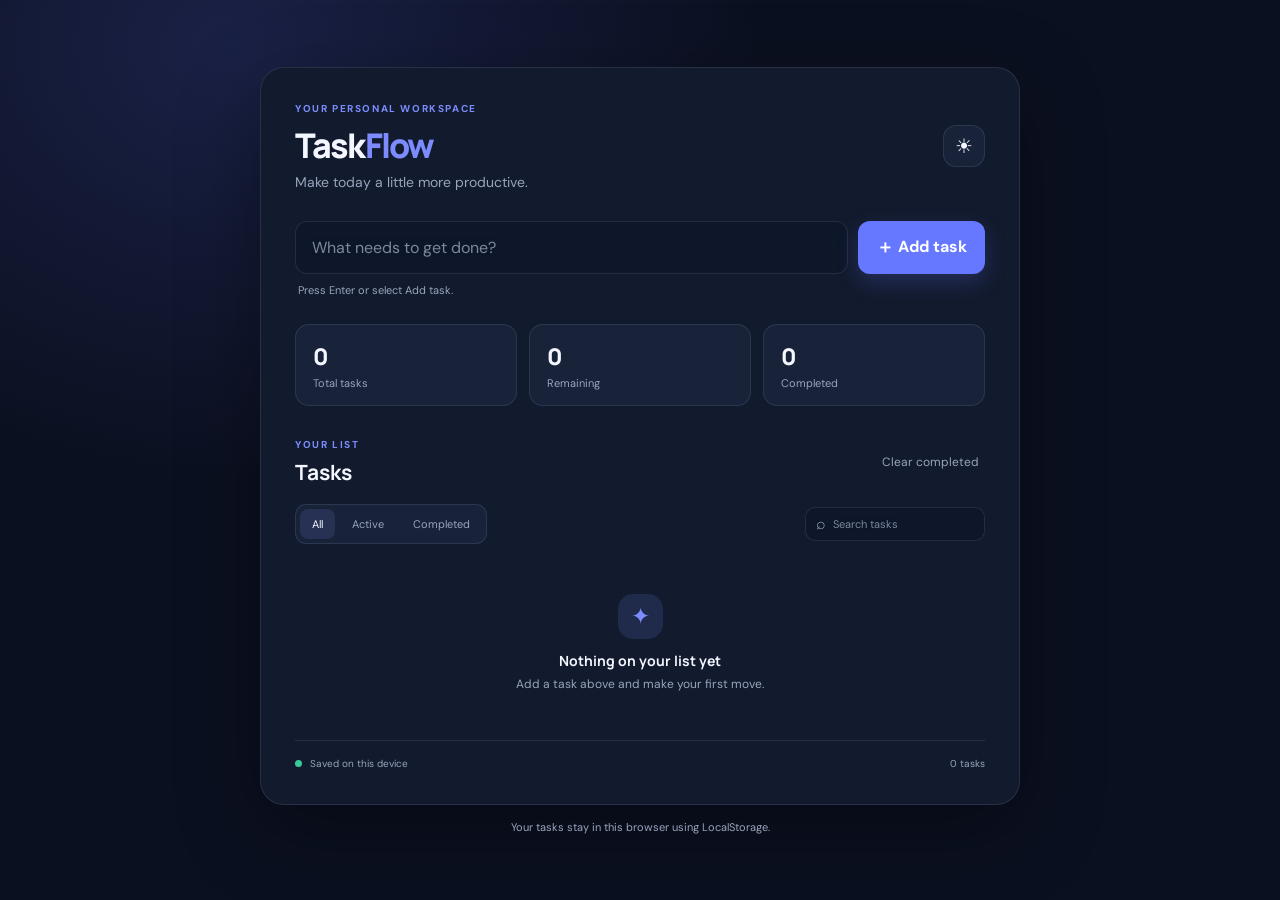
<file: Projects/taskflow-todo-app/index.html>
<!DOCTYPE html>
<html lang="en">
<head>
  <meta charset="UTF-8">
  <meta name="viewport" content="width=device-width, initial-scale=1.0">
  <meta name="description" content="A simple, responsive task manager that saves tasks in your browser.">
  <title>TaskFlow — To-Do List</title>
  <link rel="stylesheet" href="style.css">
  <script src="script.js" defer></script>
</head>
<body>
  <main class="app-shell">
    <section class="app-card" aria-labelledby="page-title">
      <header class="topbar">
        <div>
          <p class="eyebrow">YOUR PERSONAL WORKSPACE</p>
          <h1 id="page-title">Task<span>Flow</span></h1>
          <p class="subtitle">Make today a little more productive.</p>
        </div>
        <button class="icon-button" id="themeToggle" type="button" aria-label="Switch color theme" title="Switch theme">
          <span id="themeIcon" aria-hidden="true">☀</span>
        </button>
      </header>

      <form class="task-form" id="taskForm">
        <label class="sr-only" for="taskInput">New task</label>
        <input id="taskInput" name="task" type="text" maxlength="150"
          placeholder="What needs to get done?" autocomplete="off" required>
        <button class="primary-button" type="submit"><span aria-hidden="true">＋</span> Add task</button>
      </form>
      <p class="form-hint" id="formHint" aria-live="polite">Press Enter or select Add task.</p>

      <section class="summary" aria-label="Task summary">
        <div class="summary-item"><span class="summary-number" id="totalCount">0</span><span class="summary-label">Total tasks</span></div>
        <div class="summary-item"><span class="summary-number" id="activeCount">0</span><span class="summary-label">Remaining</span></div>
        <div class="summary-item"><span class="summary-number" id="completedCount">0</span><span class="summary-label">Completed</span></div>
      </section>

      <section class="list-section" aria-labelledby="tasks-heading">
        <div class="list-heading">
          <div>
            <p class="eyebrow">YOUR LIST</p>
            <h2 id="tasks-heading">Tasks</h2>
          </div>
          <button class="text-button" id="clearCompleted" type="button">Clear completed</button>
        </div>

        <div class="toolbar">
          <div class="filters" role="group" aria-label="Filter tasks">
            <button class="filter-button active" type="button" data-filter="all" aria-pressed="true">All</button>
            <button class="filter-button" type="button" data-filter="active" aria-pressed="false">Active</button>
            <button class="filter-button" type="button" data-filter="completed" aria-pressed="false">Completed</button>
          </div>
          <label class="search-box">
            <span aria-hidden="true">⌕</span>
            <span class="sr-only">Search tasks</span>
            <input id="searchInput" type="search" placeholder="Search tasks">
          </label>
        </div>

        <ul class="task-list" id="taskList" aria-live="polite"></ul>
        <div class="empty-state" id="emptyState">
          <div class="empty-icon" aria-hidden="true">✦</div>
          <h3 id="emptyTitle">Nothing on your list yet</h3>
          <p id="emptyText">Add a task above and make your first move.</p>
        </div>
      </section>

      <footer class="app-footer">
        <span><span class="status-dot"></span> Saved on this device</span>
        <span id="footerCount">0 tasks</span>
      </footer>
    </section>
    <p class="page-note">Your tasks stay in this browser using LocalStorage.</p>
  </main>

  <dialog class="edit-dialog" id="editDialog">
    <form method="dialog" id="editForm">
      <div class="dialog-heading">
        <div><p class="eyebrow">UPDATE TASK</p><h2>Edit task</h2></div>
        <button class="icon-button close-button" value="cancel" aria-label="Close dialog">×</button>
      </div>
      <label for="editInput">Task name</label>
      <input id="editInput" type="text" maxlength="150" required>
      <div class="dialog-actions">
        <button class="secondary-button" value="cancel">Cancel</button>
        <button class="primary-button" id="saveEdit" value="save">Save changes</button>
      </div>
    </form>
  </dialog>
</body>
</html>
</file>
<file: WebDev-L2-Calculator/style.css>
@import url('https://fonts.googleapis.com/css2?family=DM+Sans:wght@400;500;600;700&family=Space+Grotesk:wght@500;600;700&display=swap');

:root {
  color-scheme: dark;
  --bg: #0b1020;
  --panel: #141c30;
  --key: #202b43;
  --key-hover: #2b3956;
  --text: #f4f7ff;
  --muted: #91a0bb;
  --accent: #8b7cff;
  --accent-2: #35d6b4;
  --danger: #ff7185;
}

* { box-sizing: border-box; }
body {
  min-height: 100vh;
  margin: 0;
  padding: 28px 16px;
  display: grid;
  place-items: center;
  background: radial-gradient(circle at 15% 10%, #1b2850 0, transparent 34%),
              radial-gradient(circle at 90% 85%, #173c45 0, transparent 30%), var(--bg);
  color: var(--text);
  font-family: 'DM Sans', sans-serif;
}
.calculator {
  width: min(100%, 390px);
  padding: 25px;
  border: 1px solid #2a3650;
  border-radius: 28px;
  background: linear-gradient(145deg, rgba(24,34,57,.98), rgba(15,22,39,.98));
  box-shadow: 0 28px 80px rgba(0,0,0,.45);
}
.topbar { display: flex; align-items: center; justify-content: space-between; }
.eyebrow { margin: 0 0 6px; color: var(--accent-2); font-size: .66rem; font-weight: 700; letter-spacing: .14em; }
h1 { margin: 0; font: 600 1.55rem 'Space Grotesk', sans-serif; }
.status-dot { width: 10px; height: 10px; border-radius: 50%; background: var(--accent-2); box-shadow: 0 0 14px var(--accent-2); }
.display {
  min-height: 130px; margin: 24px 0 18px; padding: 19px;
  display: flex; flex-direction: column; justify-content: flex-end; align-items: flex-end;
  border: 1px solid #2b3854; border-radius: 19px; background: #0b1223;
  overflow: hidden;
}
.expression { width: 100%; min-height: 22px; color: var(--muted); text-align: right; font-size: .9rem; overflow-wrap: anywhere; }
.result { max-width: 100%; color: var(--text); font: 600 clamp(2rem, 9vw, 2.8rem) 'Space Grotesk', sans-serif; overflow-wrap: anywhere; }
.keys { display: grid; grid-template-columns: repeat(4, 1fr); gap: 11px; }
.key {
  min-height: 62px; border: 1px solid transparent; border-radius: 16px;
  background: var(--key); color: var(--text); cursor: pointer;
  font: 600 1.2rem 'Space Grotesk', sans-serif; transition: transform .15s, background .15s, border-color .15s;
}
.key:hover { background: var(--key-hover); border-color: #465678; }
.key:active { transform: scale(.96); }
.key:focus-visible { outline: 3px solid var(--accent-2); outline-offset: 3px; }
.utility { color: var(--accent-2); background: #18343c; }
.operator { color: #b7adff; background: #29264b; }
.equals { grid-row: span 2; background: linear-gradient(145deg, #9588ff, #7060e9); color: white; font-size: 1.6rem; }
.equals:hover { background: linear-gradient(145deg, #a69cff, #8273f5); }
.zero { grid-column: span 2; }
.message { min-height: 20px; margin: 15px 2px 0; color: var(--muted); text-align: center; font-size: .78rem; }
.message.error { color: var(--danger); }
footer { margin-top: 19px; color: #667692; text-align: center; font-size: .65rem; }
@media (max-width: 360px) {
  .calculator { padding: 18px; }
  .key { min-height: 55px; }
  .keys { gap: 8px; }
}
</file>
<file: WebDev-L2-LoginAuthenticationSystem/style.css>
*{box-sizing:border-box} :root{--purple:#6957e8;--ink:#202943;--muted:#858da1;--line:#e7eaf1}
body{margin:0;min-height:100vh;background:#f5f6fb;color:var(--ink);font-family:"DM Sans",Arial,sans-serif;padding:25px}button,input{font:inherit}
.shell{width:min(1100px,100%);min-height:680px;background:#fff;border-radius:24px;overflow:hidden;display:grid;grid-template-columns:1fr 1.05fr;margin:auto;box-shadow:0 25px 80px #202b501c}
.hero{padding:42px;background:linear-gradient(145deg,#211d58,#5144b9 65%,#7565e8);color:white;display:flex;flex-direction:column;justify-content:space-between;position:relative;overflow:hidden}
.hero:after{content:"";position:absolute;width:430px;height:430px;border:1px solid #ffffff28;border-radius:50%;right:-190px;top:130px;box-shadow:0 0 0 45px #ffffff09,0 0 0 90px #ffffff07}
.brand{color:white;text-decoration:none;font:800 19px Manrope}.brand b,.mobile-brand b{display:inline-grid;place-items:center;background:#fff;color:#5948d5;width:34px;height:34px;border-radius:11px;margin-right:8px}.brand span{font-weight:400;opacity:.75}
.hero-copy{z-index:1}.hero-copy small{font-size:10px;letter-spacing:2px;color:#d6d1ff;font-weight:700}.hero h1{font:800 clamp(36px,4.5vw,52px)/1.15 Manrope;letter-spacing:-2px;margin:20px 0}.hero h1 em{font-style:normal;color:#c4bdff}.hero-copy p{color:#dedbff;line-height:1.8;font-size:14px;max-width:330px}
.community{display:flex;align-items:center;z-index:1;color:#e4e1ff;font-size:11px}.community span,.community b{width:30px;height:30px;border-radius:50%;display:grid;place-items:center;background:#f2c4aa;color:#55416b;border:2px solid #5146a7;margin-left:-6px;font-size:8px;font-weight:700}.community span:first-child{margin-left:0;background:#c6e5d5}.community span:nth-child(2){background:#f5d88d}.community b{background:white;color:#5948c2}.community label{margin-left:12px}
.panel{padding:48px 58px 22px;display:flex;flex-direction:column;justify-content:center}.content{width:min(390px,100%);margin:auto}.eyebrow{font-size:10px;letter-spacing:2px;color:var(--purple);font-weight:700;margin-bottom:10px}
h2{font:700 27px Manrope;letter-spacing:-.8px;margin:0 0 8px}.sub{color:var(--muted);font-size:13px;margin:0 0 24px;line-height:1.6}
.tabs{display:grid;grid-template-columns:1fr 1fr;padding:4px;background:#f1f2f7;border-radius:9px;margin-bottom:20px}.tabs button{border:0;background:transparent;color:#8991a4;border-radius:7px;padding:11px;font-size:12px;font-weight:700;cursor:pointer}.tabs button.active{background:white;color:var(--purple);box-shadow:0 2px 8px #1e2a5012}
.field{margin-bottom:15px}.field label,.label-row label{display:block;font-size:12px;font-weight:700;margin-bottom:8px}.label-row{display:flex;justify-content:space-between}.link{border:0;background:none;color:var(--purple);font-size:11px;font-weight:700;cursor:pointer;margin-bottom:7px}
.field input{width:100%;height:47px;border:1px solid var(--line);border-radius:8px;padding:0 13px;outline:0;font-size:12px}.field input:focus{border-color:#8c80f0;box-shadow:0 0 0 3px #6957e812}.field input::placeholder{color:#b3bac8}.password{display:flex;border:1px solid var(--line);border-radius:8px;padding-right:12px}.password:focus-within{border-color:#8c80f0;box-shadow:0 0 0 3px #6957e812}.password input{border:0;box-shadow:none!important}.password button{border:0;background:none;color:#777f96;font-size:10px;font-weight:700;cursor:pointer}
.field small{display:block;color:#d84d5b;font-size:10px;margin-top:5px}.options{display:flex;justify-content:space-between;align-items:center;margin:4px 0 20px;font-size:11px;color:#7c8599}.options span{font-size:10px;color:#929aae}.terms{display:block;font-size:11px;color:#737d93;margin:4px 0 18px}.terms a,.switch button{color:var(--purple);font-weight:700;text-decoration:none}.terms input{accent-color:var(--purple)}
.submit{width:100%;height:49px;border:0;border-radius:8px;background:linear-gradient(100deg,#6957e8,#8170f2);color:#fff;font-size:12px;font-weight:700;cursor:pointer;position:relative;box-shadow:0 8px 18px #6957e82b}.submit b{position:absolute;right:18px;font-size:18px;font-weight:400}
.divider{display:flex;align-items:center;gap:12px;margin:22px 0 15px;color:#a0a7b7;font-size:9px;letter-spacing:1.5px;font-weight:700}.divider:before,.divider:after{content:"";height:1px;background:#edf0f5;flex:1}.switch{text-align:center;color:#8b93a6;font-size:11px}.switch button{border:0;background:none;cursor:pointer;font-size:11px;padding:0}.hint{text-align:center;color:#adb3c1;font-size:9px;margin:18px 0 0}.panel footer{text-align:center;color:#aab0bd;font-size:9px;margin-top:22px}.mobile-brand{display:none}.notice{display:none;padding:10px 12px;border-radius:8px;font-size:11px;line-height:1.5;margin:-6px 0 15px}.notice.show{display:block}.notice.success{background:#eaf8f1;color:#23845c}.notice.error{background:#fff0f1;color:#bd3e4b}.notice.info{background:#f0efff;color:#5748bd}
.dashboard{max-width:1160px;margin:0 auto;background:#fff;border-radius:22px;overflow:hidden;box-shadow:0 25px 80px #202b5012}.dash-nav{height:76px;padding:0 6%;display:flex;align-items:center;justify-content:space-between;border-bottom:1px solid #edf0f5}.dark-brand{color:#202943}.dark-brand b{background:#6957e8;color:white}.dark-brand span{color:#8790a5}.nav-right{display:flex;align-items:center;gap:9px;color:#7f899e;font-size:11px}.online-dot{width:8px;height:8px;border-radius:50%;background:#36b58a}.logout{margin-left:18px;border:1px solid #e5e8f0;background:#fff;padding:10px 15px;border-radius:8px;color:#5c6680;font-size:11px;font-weight:700;cursor:pointer}.logout:hover{border-color:#6957e8;color:#6957e8}
.welcome{padding:65px 7%;background:linear-gradient(115deg,#211d58,#5144b9 62%,#7565e8);color:white;display:grid;grid-template-columns:1.1fr .9fr;gap:45px;align-items:center;position:relative;overflow:hidden}.welcome:after{content:"";position:absolute;width:460px;height:460px;border:1px solid #ffffff1b;border-radius:50%;right:-180px;top:-260px;box-shadow:0 0 0 45px #ffffff08,0 0 0 90px #ffffff06;pointer-events:none}.light{color:#c8c0ff}.hello{font-size:15px;color:#e6e2ff;margin:20px 0 10px}.hello strong{color:white}.welcome h1{font:800 clamp(38px,5vw,58px)/1.12 Manrope;letter-spacing:-2px;margin:0 0 18px}.welcome h1 em{font-style:normal;color:#c5bdff}.welcome-text{max-width:490px;color:#dedbff;font-size:13px;line-height:1.9}.welcome-actions{display:flex;align-items:center;gap:18px;flex-wrap:wrap;margin-top:28px}.primary-link{display:inline-flex;gap:22px;align-items:center;background:white;color:#5144b9;text-decoration:none;padding:13px 17px;border-radius:8px;font-size:11px;font-weight:700}.primary-link span{font-size:17px}.today{font-size:10px;color:#d0caff}
.code-card{z-index:1;background:#171a31;border:1px solid #ffffff25;border-radius:15px;box-shadow:0 20px 45px #17133d55;overflow:hidden;transform:rotate(1deg)}.code-top{height:42px;display:flex;align-items:center;gap:6px;padding:0 15px;border-bottom:1px solid #ffffff12;color:#a7abc0;font-size:10px}.code-top i{width:7px;height:7px;border-radius:50%;background:#ef777e}.code-top i:nth-child(2){background:#e9bd66}.code-top i:nth-child(3){background:#5fc69c}.code-top span{margin-left:10px}.code-card pre{padding:22px 20px;margin:0;color:#e5e8f5;font:12px/2 "Consolas",monospace;white-space:pre-wrap}.code-purple{color:#c2a7ff}.code-blue{color:#8fc9ff}.code-green{color:#8de0b2}.code-orange{color:#ffbd8d}.code-yellow{color:#f5d78d}.code-comment{color:#828aa6}.code-bottom{display:flex;justify-content:space-between;padding:12px 16px;background:#ffffff08;color:#8d96b1;font-size:9px}
.journey{padding:55px 7% 45px}.section-heading{display:flex;justify-content:space-between;align-items:end;gap:20px;margin-bottom:25px}.section-heading h2{font:700 27px Manrope;margin:0}.section-heading>p{font-size:11px;color:#8992a6}.journey-grid{display:grid;grid-template-columns:repeat(3,1fr);gap:16px}.journey-card{padding:23px;border:1px solid #e9ecf3;border-radius:13px;background:#fff;min-height:190px}.card-icon{width:38px;height:38px;border-radius:10px;display:grid;place-items:center;font-size:20px;font-weight:700}.purple-icon{background:#f0edff;color:#6957e8}.green-icon{background:#e9f8f1;color:#32a77c}.orange-icon{background:#fff3e9;color:#d98a42}.journey-card h3{font:700 15px Manrope;margin:17px 0 8px}.journey-card p{font-size:11px;line-height:1.8;color:#8992a6;margin:0}.card-foot{display:block;margin-top:17px;color:#a2a9b8;font-size:9px;letter-spacing:1.5px;font-weight:700}.quote{margin-top:22px;background:#f6f5ff;border:1px solid #eeebff;border-radius:13px;padding:20px 25px;position:relative}.quote>span{font:700 42px Georgia;color:#8c7df0;line-height:.8}.quote p{font:600 14px/1.6 Manrope;color:#4d477d;margin:4px 0 9px}.quote small{font-size:9px;letter-spacing:1.5px;color:#9992c3}.dash-footer{padding:18px 7%;border-top:1px solid #edf0f5;color:#a0a8b7;font-size:10px;display:flex;justify-content:space-between;gap:12px}.dash-footer span{color:#6957e8;font-weight:700}[hidden]{display:none!important}
@media(max-width:800px){body{padding:14px}.shell{grid-template-columns:1fr;max-width:520px;min-height:0}.hero{display:none}.panel{padding:28px 25px 20px}.mobile-brand{display:block;font:800 18px Manrope;margin-bottom:28px}.mobile-brand b{background:var(--purple);color:white}.welcome{grid-template-columns:1fr;padding:42px 7%;gap:30px}.code-card{max-width:520px;width:100%}.journey{padding:40px 6%}.journey-grid{grid-template-columns:1fr}.section-heading{align-items:start;flex-direction:column;gap:5px}.dash-nav{padding:0 5%}.nav-right>span:not(.online-dot){display:none}}
@media(max-width:390px){.panel{padding:22px 17px}h2{font-size:24px}.welcome h1{font-size:38px}.dash-footer{flex-direction:column}}
</file>
<file: WebDev-L2-ToDoWebApp/style.css>
*{box-sizing:border-box} :root{--bg:#101827;--panel:#182437;--panel2:#1d2b40;--line:#2b3b52;--text:#f3f6fc;--muted:#98a8bd;--purple:#9b8cff;--mint:#63dfbd;--pink:#ff8b9b} body{margin:0;min-height:100vh;background:var(--bg);color:var(--text);font-family:"DM Sans",sans-serif;overflow-x:hidden}.ambient{position:fixed;width:440px;height:440px;border-radius:50%;filter:blur(100px);opacity:.13;pointer-events:none;z-index:0}.ambient-one{background:#745bff;top:-210px;left:-150px}.ambient-two{background:#2dd6ae;right:-230px;top:360px}.shell{position:relative;z-index:1;width:min(1120px,calc(100% - 40px));margin:auto}.topbar{height:86px;display:flex;align-items:center;justify-content:space-between;border-bottom:1px solid rgba(255,255,255,.07)}.brand{display:flex;align-items:center;gap:10px;text-decoration:none;color:var(--text);font:800 21px Manrope,sans-serif;letter-spacing:-.8px}.brand-mark{display:grid;place-items:center;width:31px;height:31px;border-radius:10px;background:linear-gradient(135deg,#a99aff,#7162e8);color:#101827;font-size:20px}.today{font-size:13px;color:var(--muted)}.welcome{display:flex;justify-content:space-between;align-items:center;gap:40px;padding:58px 0 38px}.eyebrow{font-size:10px;letter-spacing:2px;font-weight:700;color:var(--purple);margin:0 0 13px}.welcome h1{font:800 clamp(42px,6vw,66px)/1.06 Manrope,sans-serif;letter-spacing:-3px;margin:0}.welcome h1 span{color:var(--purple)}.subtitle{color:var(--muted);font-size:14px;margin:16px 0 0}.progress-card{width:340px;flex-shrink:0;padding:22px 23px;background:linear-gradient(135deg,#222e47,#1a2639);border:1px solid #34415b;border-radius:17px;position:relative;overflow:hidden}.progress-head{display:flex;justify-content:space-between;font-size:13px;font-weight:600}.progress-head strong{color:var(--mint);font-size:17px}.progress-track{height:7px;background:#34415a;border-radius:10px;margin:17px 0 12px;overflow:hidden}.progress-track span{display:block;width:0;height:100%;background:linear-gradient(90deg,#8f81ff,#63dfbd);border-radius:10px;transition:width .3s}.progress-card p{font-size:11px;color:var(--muted);margin:0;max-width:245px}.progress-icon{position:absolute;right:22px;bottom:18px;color:#8e81ff;font-size:25px}.panel{background:rgba(27,41,61,.88);border:1px solid var(--line);border-radius:16px}.composer{padding:13px 15px;display:flex;align-items:center;gap:13px}.composer-icon{width:38px;height:38px;display:grid;place-items:center;border-radius:12px;background:#302d52;color:#b6aaff;font-size:23px}.composer form{display:flex;align-items:center;gap:12px;flex:1}.composer input{flex:1;min-width:0;background:transparent;border:0;outline:0;color:var(--text);font:14px "DM Sans"}.composer input::placeholder{color:#8494aa}.composer select{background:#24334a;border:1px solid #3b4a62;color:#c7d1df;padding:10px 12px;border-radius:9px;font:12px "DM Sans";outline:none}.add-button{border:0;border-radius:10px;padding:11px 17px;background:linear-gradient(135deg,#a99aff,#8173ee);color:#12182a;font:700 12px "DM Sans";cursor:pointer;white-space:nowrap;transition:transform .15s,filter .15s}.add-button:hover{transform:translateY(-1px);filter:brightness(1.08)}.add-button span{font-size:16px;vertical-align:-1px;margin-right:4px}.form-error{height:18px;margin:5px 0 0 55px;color:var(--pink);font-size:11px}.task-area{padding-top:30px}.section-heading{display:flex;align-items:flex-end;justify-content:space-between;margin-bottom:18px}.section-heading .eyebrow{margin-bottom:6px}.section-heading h2{font:700 25px Manrope;margin:0;letter-spacing:-.7px}.filters{display:flex;gap:5px;background:#19263a;border:1px solid #2d3b51;border-radius:10px;padding:4px}.filter{border:0;background:transparent;color:var(--muted);font:600 11px "DM Sans";padding:8px 11px;border-radius:7px;cursor:pointer}.filter span{margin-left:4px;color:#8393a9}.filter.active{background:#343354;color:#d5ceff}.filter.active span{color:#b7aaff}.lists-grid{display:grid;grid-template-columns:1fr 1fr;gap:16px}.list-panel{min-height:240px;padding:19px 19px 14px;background:rgba(25,38,57,.75);border:1px solid var(--line);border-radius:15px}.list-title{display:flex;align-items:center;gap:9px;padding-bottom:14px;border-bottom:1px solid rgba(255,255,255,.07)}.list-title h3{font:700 13px Manrope;margin:0}.title-dot{width:8px;height:8px;border-radius:50%}.pending-dot{background:#a99aff;box-shadow:0 0 12px #a99aff66}.completed-dot{background:var(--mint);box-shadow:0 0 12px #63dfbd66}.count-pill{margin-left:auto;background:#29374d;color:#b8c5d6;border-radius:20px;padding:3px 9px;font-size:10px}.task-list{list-style:none;margin:0;padding:0}.task-item{display:flex;align-items:center;gap:11px;padding:13px 1px;border-bottom:1px solid rgba(255,255,255,.055);animation:appear .2s ease}.task-item:last-child{border-bottom:0}@keyframes appear{from{opacity:0;transform:translateY(5px)}to{opacity:1;transform:none}}.check-btn{width:19px;height:19px;flex-shrink:0;border:1.5px solid #71819a;border-radius:6px;background:transparent;color:#122033;cursor:pointer;font-size:12px;padding:0}.check-btn:hover{border-color:var(--mint)}.task-copy{flex:1;min-width:0}.task-text{font-size:12px;line-height:1.45;overflow-wrap:anywhere}.task-meta{display:flex;gap:8px;align-items:center;margin-top:5px;color:#8191a7;font-size:9px}.priority{padding:2px 7px;border-radius:20px;text-transform:capitalize;font-weight:700}.priority.high{background:#542d42;color:#ff9aaa}.priority.medium{background:#403c31;color:#f0c779}.priority.low{background:#24423f;color:#7ce0c4}.task-actions{display:flex;gap:5px;opacity:.75}.icon-btn{width:27px;height:27px;border:0;border-radius:7px;background:#26364c;color:#aebbd0;cursor:pointer;font-size:12px}.icon-btn:hover{background:#394968;color:white}.icon-btn.delete:hover{background:#592e43;color:#ff9aaa}.completed-panel .task-text{text-decoration:line-through;color:#8291a5}.completed-panel .check-btn{background:var(--mint);border-color:var(--mint)}.empty-state{display:flex;flex-direction:column;align-items:center;text-align:center;padding:34px 10px 20px;color:var(--muted)}.empty-illustration{width:38px;height:38px;border-radius:12px;background:#2b3150;color:#b6aaff;display:grid;place-items:center;font-size:20px;margin-bottom:11px}.empty-state strong{font:600 12px Manrope;color:#d5deeb}.empty-state p{font-size:10px;margin:5px 0 0;color:#8292a8}.hidden{display:none!important}footer{display:flex;justify-content:space-between;padding:30px 0 24px;color:#77879d;font-size:10px}footer b{color:var(--purple)}.edit-dialog{width:min(420px,calc(100% - 30px));border:1px solid #3a4961;border-radius:17px;background:#1b293d;color:var(--text);padding:25px;box-shadow:0 25px 90px #0009}.edit-dialog::backdrop{background:#070d18bb;backdrop-filter:blur(5px)}.edit-dialog h2{font:700 22px Manrope;margin:0 0 20px}.edit-dialog label{display:block;color:var(--muted);font-size:11px;margin-bottom:7px}.edit-dialog input{width:100%;padding:12px;border:1px solid #40516b;border-radius:9px;background:#111d2e;color:white;font:13px "DM Sans";outline:none}.dialog-actions{display:flex;justify-content:flex-end;gap:8px;margin-top:20px}.cancel-button{padding:10px 15px;border:1px solid #40516b;border-radius:9px;background:transparent;color:#c3cede;font:600 12px "DM Sans";cursor:pointer}.toast{position:fixed;bottom:25px;left:50%;transform:translate(-50%,20px);opacity:0;background:#d9fff2;color:#12352d;padding:11px 17px;border-radius:10px;font-size:12px;font-weight:700;transition:.25s;pointer-events:none;z-index:5}.toast.show{opacity:1;transform:translate(-50%,0)}.sr-only{position:absolute;width:1px;height:1px;padding:0;margin:-1px;overflow:hidden;clip:rect(0,0,0,0);white-space:nowrap;border:0}
@media(max-width:760px){.welcome{align-items:flex-start;flex-direction:column;padding:42px 0 28px;gap:25px}.progress-card{width:100%}.lists-grid{grid-template-columns:1fr}.section-heading{align-items:flex-start;flex-direction:column;gap:15px}.filters{width:100%;justify-content:space-between}.filter{flex:1}.composer{align-items:flex-start}.composer form{flex-wrap:wrap}.composer input{flex-basis:100%;padding:8px 2px}.composer select{flex:1}.add-button{flex:1}footer{gap:10px;flex-direction:column}.today{font-size:11px}}@media(max-width:390px){.shell{width:calc(100% - 26px)}.composer{padding:12px}.composer-icon{display:none}.task-actions{opacity:1}.welcome h1{letter-spacing:-2px}}
</file>
<file: Projects/Contact-Management-System/style.css>
@import url('https://fonts.googleapis.com/css2?family=DM+Sans:wght@400;600;700&family=Manrope:wght@700;800&display=swap');*{box-sizing:border-box}body{margin:0;background:#f7f7fb;color:#222239;font:14px 'DM Sans',sans-serif}aside{position:fixed;inset:0 auto 0 0;width:230px;background:#fff;border-right:1px solid #e8e8f0;padding:25px 18px;display:flex;flex-direction:column;gap:10px}aside h2{font:800 22px Manrope;margin:5px 8px 35px;color:#6554df}aside p{font-size:10px;letter-spacing:1.5px;color:#aaa;margin:10px}aside button{border:0;background:transparent;text-align:left;padding:12px;border-radius:9px;color:#77788b;cursor:pointer;font:inherit}aside button:hover{background:#f0edff;color:#6554df}aside b{float:right;background:#f3f2fb;border-radius:6px;padding:2px 6px}aside small{margin-top:auto;color:#9b9bac;padding:10px}main{margin-left:230px;padding:0 40px;max-width:1500px}header{height:72px;border-bottom:1px solid #e8e8f0;display:flex;align-items:center;justify-content:space-between;color:#999}header b{color:#333}.primary{background:#6756e6;color:#fff;border:0;border-radius:9px;padding:11px 15px;cursor:pointer;font:600 13px 'DM Sans';box-shadow:0 4px 12px #6655e522}.hero{padding:40px 0 25px}.hero small{color:#6857e8;letter-spacing:1.5px;font-weight:bold}.hero h1{font:800 clamp(28px,3vw,38px) Manrope;margin:12px 0}.hero em{color:#6857e8;font-style:normal}.hero p{color:#9292a4}.stats{display:grid;grid-template-columns:repeat(3,1fr);gap:14px;margin-bottom:25px}.stats article,.box{background:white;border:1px solid #e8e8f0;border-radius:13px;padding:18px}.stats article{color:#9292a4;font-size:12px}.stats strong{display:block;font:800 23px Manrope;color:#28283e;margin-top:7px}.box h2{font:700 18px Manrope;margin:0 0 18px}.controls{display:flex;gap:10px;margin-bottom:16px}.controls input,select{border:1px solid #e7e7ef;border-radius:8px;padding:11px;font:inherit;outline:0;background:#fff}.controls input{flex:1;min-width:0}.controls select{min-width:140px}.overflow{overflow-x:auto}table{width:100%;border-collapse:collapse;white-space:nowrap}th{text-align:left;color:#aaa;font-size:10px;letter-spacing:1px;padding:11px;border-bottom:1px solid #eee}td{padding:13px 11px;border-bottom:1px solid #f0f0f4;color:#77788a;font-size:12px}.person{display:flex;align-items:center;gap:9px}.avatar{width:34px;height:34px;border-radius:50%;display:grid;place-items:center;font-weight:bold}.pname{color:#303047;font-weight:700}.sub{color:#999;font-size:10px;margin-top:3px}.actions{display:flex;gap:5px;justify-content:flex-end}.actions button{border:0;background:#f5f4fb;border-radius:6px;padding:6px;cursor:pointer;color:#6655dd}#empty{text-align:center;padding:35px;color:#9292a4}#empty h3{color:#333;margin-bottom:5px}#empty p{margin-top:0}footer{padding:15px 0;color:#aaa;font-size:11px}dialog{border:0;border-radius:14px;padding:25px;width:min(500px,95vw);box-shadow:0 25px 80px #2223}dialog::backdrop{background:#2225;backdrop-filter:blur(3px)}form{display:grid;grid-template-columns:1fr 1fr;gap:12px}form h2{grid-column:1/-1;font:700 21px Manrope;margin:0 0 8px}form label{font-size:12px;font-weight:600}form label:first-of-type,form label:last-of-type{grid-column:1/-1}form input,textarea{width:100%;display:block;margin-top:6px;border:1px solid #e5e5ee;border-radius:8px;padding:10px;font:inherit}textarea{resize:vertical}.x{position:absolute;right:15px;top:12px;border:0;background:none;font-size:23px;cursor:pointer;color:#888}.actions{grid-column:1/-1;margin-top:8px}.actions button:not(.primary){border:1px solid #eee;background:#fff;padding:10px 14px;border-radius:8px;cursor:pointer}.actions .primary{padding:10px 16px}#view{text-align:center;width:min(400px,94vw)}#viewbody .avatar{width:75px;height:75px;margin:10px auto;font-size:22px}#viewbody h2{margin:8px}#viewbody .details{text-align:left;background:#f8f8fc;padding:12px;border-radius:10px;margin:15px 0}#viewbody .details p{border-bottom:1px solid #eee;padding:7px;margin:0;word-break:break-word}#viewbody .details b{display:block;color:#aaa;font-size:10px} @media(max-width:800px){aside{width:65px;padding:16px 5px}aside h2{font-size:0;margin:0 0 30px}aside h2:first-letter{font-size:21px}aside p,aside small{display:none}aside button{font-size:0;text-align:center;padding:12px 0}aside button:first-letter{font-size:18px}aside b{display:none}main{margin-left:65px;padding:0 15px}.stats{grid-template-columns:1fr}.stats article{padding:12px}.hero h1{font-size:28px}}
</file>
<file: Projects/glass-morphism-digital-clock/style.css>
@import url('https://fonts.googleapis.com/css2?family=DM+Mono:wght@400;500&family=DM+Sans:wght@400;500;600;700&family=Manrope:wght@400;500;600;700;800&display=swap');
:root{font-family:'DM Sans',sans-serif;color:#f5f6ff;background:#0c1224;font-synthesis:none}
*{box-sizing:border-box}
body{margin:0;min-height:100vh;background:radial-gradient(ellipse at 50% 38%,#24345a 0%,#131d37 38%,#0b1122 78%);overflow-x:hidden;transition:.35s}
body:before,body:after{content:"";position:fixed;border-radius:50%;filter:blur(2px);pointer-events:none;z-index:-1}
body:before{width:360px;height:360px;background:#5a55d8;opacity:.16;top:12%;left:-180px}
body:after{width:440px;height:440px;background:#23b8b0;opacity:.10;right:-220px;bottom:-170px}
.page{width:min(1100px,calc(100% - 48px));min-height:100vh;margin:auto;display:flex;flex-direction:column}
.topbar{height:88px;display:flex;align-items:center;justify-content:space-between;border-bottom:1px solid #ffffff12}
.brand{font:700 13px Manrope,sans-serif;letter-spacing:3px;color:#f3f4ff;text-decoration:none;display:flex;align-items:center;gap:10px}
.brand-mark{font-size:25px;color:#9f9aff}
.top-actions{display:flex;align-items:center;gap:22px}
.live,.eyebrow,.analog-title,footer,.timezone small,.utc small{font:500 10px 'DM Mono',monospace;letter-spacing:1.8px;color:#a9b2ce}
.live{display:flex;align-items:center;gap:9px}
.live i{width:7px;height:7px;background:#6de2bd;border-radius:50%;box-shadow:0 0 12px #6de2bd}
.icon-btn{width:38px;height:38px;border-radius:50%;border:1px solid #ffffff30;background:#ffffff0d;color:#e7eaff;font-size:20px;cursor:pointer}
.hero{text-align:center;padding:72px 0 42px;flex:1}
.eyebrow{color:#9d9bf7;margin:0 0 17px}
h1{font:600 clamp(34px,5vw,55px) Manrope,sans-serif;letter-spacing:-2px;margin:0;color:#f6f7ff}
h1 em{font-style:normal;color:#aaa6ff}
.subtitle{color:#aab4cf;font-size:14px;margin:14px 0 37px}
.clock-card{width:min(610px,100%);margin:0 auto;padding:25px 34px 24px;border:1px solid #ffffff29;border-radius:22px;background:linear-gradient(135deg,#ffffff1b,#ffffff08);box-shadow:0 25px 80px #050a1b66,inset 0 1px #ffffff20;backdrop-filter:blur(22px);text-align:left;position:relative;overflow:hidden}
.clock-card:before{content:"";position:absolute;width:240px;height:240px;right:-100px;top:-155px;border-radius:50%;background:#a29bff22;filter:blur(5px)}
.card-top,.bottom-row{display:flex;justify-content:space-between;align-items:center}
.timezone-label{font:500 10px 'DM Mono',monospace;letter-spacing:1.5px;color:#b8c2dc}
.pin{color:#a6a1ff;font-size:16px;margin-right:5px}
.format-btn{border:1px solid #ffffff35;background:#ffffff0b;color:#e2e5fa;border-radius:20px;padding:8px 13px;font:500 10px 'DM Mono',monospace;letter-spacing:1px;cursor:pointer}
.format-btn span{color:#a7a1ff;margin-left:7px}
.digital{display:flex;align-items:baseline;justify-content:center;padding:30px 0 8px;font:500 clamp(62px,11vw,100px) 'DM Mono',monospace;letter-spacing:-7px;color:#fff;text-shadow:0 0 35px #a9a3ff35}
.colon{color:#a8a4ff;animation:blink 1s steps(2,start) infinite}
.seconds{font-size:clamp(23px,4vw,34px);letter-spacing:-2px;color:#a9a5ff;margin-left:10px}
.ampm{font:500 12px 'DM Mono',monospace;letter-spacing:1px;color:#c0c7df;margin-left:13px}
.date-row{text-align:center;color:#b4bed8;font-size:13px;letter-spacing:.2px}
.date-dot{display:inline-block;width:5px;height:5px;border-radius:50%;background:#72dfc1;margin:0 8px 2px 0}
.card-divider{height:1px;background:#ffffff1c;margin:25px 0 19px}
.bottom-row{justify-content:space-between}
.timezone{display:flex;align-items:center;gap:12px}
.mini-icon{width:34px;height:34px;border-radius:11px;background:#a39dff20;color:#b7b1ff;display:grid;place-items:center;font-size:19px}
.timezone small,.utc small{display:block;font-size:9px;margin-bottom:5px;color:#8996b7}
.timezone strong,.utc strong{font:500 12px 'DM Mono',monospace;color:#e4e8fa}
.utc{text-align:right}
.analog-wrap{margin:34px auto 0;width:min(610px,100%);display:flex;align-items:center;justify-content:space-between;padding:0 24px}
.analog-title{font-size:9px;text-align:left}
.analog-title span{color:#a6a0ff;font-size:14px;margin-left:6px}
.analog-clock{width:96px;height:96px;border:1px solid #ffffff38;border-radius:50%;background:radial-gradient(circle at 35% 25%,#ffffff20,#ffffff05);box-shadow:0 8px 30px #050a1b50,inset 0 0 20px #ffffff0a;position:relative}
.analog-clock:before{content:"";position:absolute;inset:7px;border:1px solid #ffffff12;border-radius:50%}
.tick{position:absolute;background:#d5d8f4;width:2px;height:5px;left:47px;top:9px;transform-origin:1px 39px;opacity:.8}
.t2{transform:rotate(90deg)}.t3{transform:rotate(180deg)}.t4{transform:rotate(270deg)}
.hand{position:absolute;left:47px;bottom:47px;transform-origin:50% 100%;border-radius:5px}
.hour-hand{height:23px;width:4px;background:#e8e8ff;transform:rotate(0deg)}
.minute-hand{height:31px;width:3px;background:#aaa5ff;transform:rotate(0deg)}
.second-hand{height:35px;width:1px;background:#6de2bd;transform:rotate(0deg)}
.hub{position:absolute;width:7px;height:7px;border-radius:50%;background:#8ce6d0;left:44px;top:44px;box-shadow:0 0 8px #6de2bd}
footer{height:66px;border-top:1px solid #ffffff12;display:flex;justify-content:space-between;align-items:center;font-size:9px;color:#7885a7}
footer b{color:#aaa5ff;margin-left:5px}
body.light{color:#202846;background:radial-gradient(ellipse at 50% 35%,#e8eaff,#d9e2f5 55%,#cbd7ed)}
body.light .topbar,body.light footer{border-color:#26365a20}
body.light .brand,body.light h1{color:#202846}
body.light .subtitle,body.light .date-row{color:#596681}
body.light .clock-card{background:linear-gradient(135deg,#ffffffb8,#ffffff62);border-color:#ffffffb8;box-shadow:0 25px 70px #62749b35}
body.light .digital{color:#202846;text-shadow:none}
body.light .timezone-label,body.light .timezone strong,body.light .utc strong{color:#34415e}
body.light .icon-btn,body.light .format-btn{color:#35415e;border-color:#53648b40;background:#ffffff55}
body.light .analog-clock{background:#ffffff70;border-color:#ffffff}
body.light .hour-hand{background:#34415e}
body.light .live{color:#53617d}
@keyframes blink{50%{opacity:.35}}
@media(max-width:600px){.page{width:calc(100% - 32px)}.topbar{height:70px}.hero{padding:58px 0 28px}.subtitle{font-size:12px;margin-bottom:29px}.clock-card{padding:20px 18px}.digital{letter-spacing:-5px;padding-top:35px}.seconds{margin-left:6px}.ampm{margin-left:8px;font-size:10px}.analog-wrap{padding:0 8px}.analog-clock{width:82px;height:82px;transform:scale(.9)}.tick{left:40px}.hour-hand,.minute-hand,.second-hand{left:40px}.hub{left:37px;top:37px}footer{font-size:8px}}
</file>
<file: Projects/Image-Search-Engine/style.css>
@import url('https://fonts.googleapis.com/css2?family=DM+Sans:wght@400;500;600;700&family=Playfair+Display:wght@600;700&display=swap');
:root{--bg:#0d0f10;--panel:#151819;--text:#f1f2f0;--muted:#a4aaa8;--accent:#c9f27a;--line:#292e2e}
*{box-sizing:border-box}body{margin:0;background:var(--bg);color:var(--text);font-family:'DM Sans',sans-serif;min-height:100vh}
.topbar{height:76px;display:flex;align-items:center;justify-content:space-between;padding:0 clamp(20px,6vw,88px);border-bottom:1px solid #202424}
.brand{color:var(--text);font-weight:700;text-decoration:none;font-size:19px;letter-spacing:-.5px}.brand span:last-child{color:var(--accent)}.brand-icon{color:var(--accent);margin-right:8px}.top-note{color:var(--muted);font-size:13px}
main{max-width:1240px;margin:0 auto;padding:0 28px}.hero{text-align:center;padding:76px 0 54px}.eyebrow{font-size:11px;letter-spacing:3px;color:var(--accent);font-weight:700;margin:0 0 22px}
h1{font-family:'Playfair Display',serif;font-size:clamp(42px,6vw,72px);line-height:1.05;letter-spacing:-1.6px;margin:0}h1 span{color:var(--accent)}.hero-copy{color:var(--muted);font-size:15px;line-height:1.7;margin:20px auto 30px;max-width:550px}
.search-box{margin:0 auto;max-width:690px;background:#1a1e1e;border:1px solid #353b3b;border-radius:15px;padding:7px;display:flex;align-items:center;gap:12px;box-shadow:0 15px 50px #0003}.search-icon{font-size:25px;color:#aeb7b2;padding-left:12px}.search-box input{background:transparent;border:0;outline:0;color:var(--text);font:inherit;flex:1;min-width:0;padding:12px 0}.search-box input::placeholder{color:#737d78}.search-box button{background:var(--accent);color:#151911;border:0;border-radius:10px;padding:13px 22px;font-weight:700;font:inherit;cursor:pointer}.search-box button:hover{filter:brightness(1.07)}.search-box button span{margin-left:8px}
.suggestions{display:flex;align-items:center;justify-content:center;gap:9px;flex-wrap:wrap;margin-top:17px;font-size:12px;color:var(--muted)}.suggestions button{border:1px solid #303636;background:#171a1a;color:#bfc5c1;border-radius:30px;padding:6px 12px;cursor:pointer}.suggestions button:hover{border-color:var(--accent);color:var(--accent)}
.results-section{padding:20px 0 70px}.results-heading{display:flex;justify-content:space-between;align-items:end;margin-bottom:23px}.results-heading h2{font-size:20px;margin:0 0 6px}.results-heading p{color:var(--muted);font-size:13px;margin:0}.count{color:var(--muted);font-size:12px}
.gallery{columns:4 230px;column-gap:16px}.photo-card{break-inside:avoid;margin:0 0 16px;position:relative;border-radius:12px;overflow:hidden;background:#1a1e1e;cursor:pointer}.photo-card img{width:100%;display:block;min-height:150px;object-fit:cover;transition:transform .35s,filter .3s}.photo-card:hover img{transform:scale(1.035);filter:brightness(.78)}.photo-overlay{position:absolute;left:0;right:0;bottom:0;padding:35px 14px 14px;background:linear-gradient(transparent,#000a);opacity:0;transition:opacity .25s}.photo-card:hover .photo-overlay{opacity:1}.photo-overlay strong{font-size:13px;display:block}.photo-overlay small{color:#ddd;font-size:11px}
.status{padding:48px 15px;text-align:center;color:var(--muted);line-height:1.7}.status.error{color:#ff9b9b}.status .spinner{display:inline-block;width:22px;height:22px;border:2px solid #444;border-top-color:var(--accent);border-radius:50%;animation:spin .7s linear infinite;vertical-align:middle;margin-right:10px}@keyframes spin{to{transform:rotate(360deg)}}
.load-more{display:block;margin:28px auto 0;background:transparent;color:var(--text);border:1px solid #3a4140;border-radius:10px;padding:12px 24px;cursor:pointer}.load-more:hover{border-color:var(--accent);color:var(--accent)}
footer{border-top:1px solid #222828;display:flex;justify-content:space-between;padding:24px clamp(20px,6vw,88px);color:#737c78;font-size:12px}footer span:first-child{color:var(--accent)}
.lightbox{border:0;background:#0c0d0d;color:white;padding:0;width:min(92vw,1000px);max-width:1000px;border-radius:14px;overflow:visible}.lightbox::backdrop{background:#000d;backdrop-filter:blur(6px)}.modal-content{max-height:85vh;overflow:hidden;border-radius:14px}.modal-content img{display:block;max-width:100%;max-height:78vh;margin:auto;object-fit:contain}.modal-info{display:flex;justify-content:space-between;align-items:center;padding:15px 18px;background:#171a1a}.modal-info strong{display:block;font-size:14px}.modal-info span{display:block;color:#9ca5a0;font-size:12px;margin-top:3px}.download-btn{background:var(--accent);color:#111;text-decoration:none;font-size:12px;font-weight:700;padding:9px 14px;border-radius:8px}.close-modal,.modal-prev,.modal-next{position:absolute;border:0;background:#222a;color:white;border-radius:50%;width:40px;height:40px;font-size:27px;cursor:pointer}.close-modal{top:-18px;right:-18px}.modal-prev{left:-55px;top:50%}.modal-next{right:-55px;top:50%}
@media(max-width:650px){.top-note{display:none}.hero{padding:52px 0 38px}.search-box{gap:6px}.search-box button{padding:11px 13px}.suggestions{gap:6px}.results-heading{align-items:center}.gallery{columns:2 145px;column-gap:10px}.photo-card{margin-bottom:10px}.modal-prev,.modal-next{top:auto;bottom:-55px}.modal-prev{left:25%}.modal-next{right:25%}.close-modal{top:8px;right:8px}footer{gap:15px;flex-direction:column}}
</file>
<file: Projects/login-system/styles.css>
:root{--bg:#f4f6fb;--ink:#202638;--muted:#788196;--purple:#6558d9;--purple2:#877cf1;--border:#e6e8f0;--white:#fff;--green:#30b77b;--red:#e05b65}*{box-sizing:border-box}body{margin:0;min-height:100vh;background:var(--bg);font-family:'DM Sans',sans-serif;color:var(--ink);display:grid;place-items:center;padding:28px}.app-shell{width:min(1100px,100%);min-height:690px;background:white;border-radius:28px;overflow:hidden;display:grid;grid-template-columns:1fr 1fr;box-shadow:0 24px 70px rgba(42,45,82,.12);border:1px solid rgba(255,255,255,.8)}.visual-panel{position:relative;overflow:hidden;padding:44px 48px;background:linear-gradient(145deg,#252445,#3b3473 65%,#6558d9);color:#fff;display:flex;flex-direction:column}.brand{font-family:Manrope,sans-serif;font-weight:800;font-size:20px;letter-spacing:-.4px;display:flex;align-items:center;gap:10px;z-index:1}.brand-mark{display:grid;place-items:center;width:30px;height:30px;border-radius:10px;background:#a69cff;color:#312b64;font-size:17px}.visual-copy{margin-top:auto;margin-bottom:170px;z-index:1}.eyebrow{font-size:11px;letter-spacing:1.8px;font-weight:700}.visual-panel .eyebrow{color:#c3bdff}.visual-copy h1{font-family:Manrope,sans-serif;font-size:44px;line-height:1.2;letter-spacing:-1.7px;margin:20px 0}.visual-copy h1 span{color:#c4bfff}.lead{color:#d3d1ec;line-height:1.7;max-width:360px;font-size:15px}.decor-orb{position:absolute;border-radius:50%;border:1px solid rgba(255,255,255,.12)}.orb-one{width:370px;height:370px;right:-110px;top:190px;box-shadow:0 0 0 35px rgba(255,255,255,.025),0 0 0 70px rgba(255,255,255,.025)}.orb-two{width:210px;height:210px;right:15px;top:275px;background:radial-gradient(circle at 30% 30%,rgba(184,174,255,.42),rgba(98,86,208,.08));border-color:rgba(255,255,255,.18)}.quote-card{position:absolute;bottom:104px;left:48px;right:48px;padding:18px 20px;background:rgba(255,255,255,.1);backdrop-filter:blur(12px);border:1px solid rgba(255,255,255,.15);border-radius:16px;z-index:1}.quote-stars{letter-spacing:3px;color:#ffdb82;font-size:12px}.quote-card p{margin:9px 0 6px;font-size:14px}.quote-card span{font-size:11px;color:#d2cfee}.visual-footer{position:absolute;bottom:30px;left:48px;right:48px;display:flex;justify-content:space-between;color:#bcb8df;font-size:11px}.login-panel{padding:40px 54px 28px;display:flex;flex-direction:column;position:relative}.panel-top{display:flex;justify-content:flex-end;align-items:center}.mobile-brand{display:none}.secure-pill{border:1px solid #e4e8ef;border-radius:100px;padding:7px 11px;font-size:11px;color:#69748a;display:flex;align-items:center;gap:7px}.dot{width:6px;height:6px;background:#35b77c;border-radius:50%}.form-wrap{width:100%;max-width:390px;margin:auto}.welcome-icon{width:42px;height:42px;border-radius:13px;background:#f0efff;color:var(--purple);display:grid;place-items:center;font-size:21px;margin-bottom:20px}.form-eyebrow{color:var(--purple);margin:0 0 9px}.form-wrap h2{font-family:Manrope,sans-serif;font-size:28px;letter-spacing:-.8px;margin:0 0 8px}.subtext{color:var(--muted);font-size:13px;line-height:1.6;margin:0 0 28px}.field-group{margin-bottom:19px}.field-group label,.label-row label{font-size:12px;font-weight:700;display:block;margin-bottom:8px}.label-row{display:flex;align-items:center;justify-content:space-between}.label-row a,.signup a{color:var(--purple);font-size:12px;text-decoration:none;font-weight:600}.input-wrap{height:48px;border:1px solid var(--border);border-radius:12px;display:flex;align-items:center;gap:10px;padding:0 13px;transition:.2s;background:#fff}.input-wrap:focus-within{border-color:#8d83ed;box-shadow:0 0 0 3px rgba(101,88,217,.1)}.input-icon{font-size:14px;color:#9aa3b5}.input-wrap input{width:100%;border:0;outline:0;background:transparent;font:inherit;font-size:13px;color:var(--ink);min-width:0}.input-wrap input::placeholder{color:#a6adbb}.show-password{border:0;background:none;color:#777f94;font-size:11px;font-weight:700;cursor:pointer;padding:5px}.field-error{color:var(--red);font-size:11px;margin:5px 0 0;min-height:0}.field-error:not(:empty){min-height:14px}.field-status{font-size:12px;color:var(--green)}.strength-wrap{display:none;margin-top:8px;align-items:center;gap:9px}.strength-wrap.visible{display:flex}.strength-track{height:4px;background:#e9ebf2;border-radius:10px;overflow:hidden;flex:1}.strength-track span{height:100%;width:0;display:block;border-radius:10px;transition:.2s}.strength-wrap>span{font-size:10px;color:#8a92a4;white-space:nowrap}.remember{display:flex;align-items:center;gap:9px;font-size:12px;color:#6e778b;cursor:pointer;margin:4px 0 20px;position:relative}.remember input{position:absolute;opacity:0}.checkmark{width:16px;height:16px;border:1px solid #d6d9e3;border-radius:5px;background:white;display:grid;place-items:center}.remember input:checked+.checkmark{background:var(--purple);border-color:var(--purple)}.remember input:checked+.checkmark:after{content:'✓';font-size:10px;color:#fff}.submit-btn{width:100%;border:0;border-radius:12px;background:linear-gradient(100deg,#6558d9,#8277ed);color:white;font:700 13px 'DM Sans',sans-serif;padding:15px 17px;display:flex;justify-content:center;align-items:center;position:relative;cursor:pointer;box-shadow:0 7px 15px rgba(101,88,217,.18);transition:transform .15s,filter .15s}.submit-btn:hover{filter:brightness(1.04);transform:translateY(-1px)}.submit-btn:disabled{opacity:.7;cursor:wait}.arrow{position:absolute;right:18px;font-size:18px;font-weight:400}.form-alert{font-size:12px;line-height:1.5;margin:0 0 12px;color:var(--red);display:none}.form-alert.show{display:block}.demo-note{display:flex;gap:11px;padding:13px 14px;border:1px solid #e8e7f8;background:#faf9ff;border-radius:12px;margin-top:19px}.demo-icon{color:var(--purple);font-size:18px}.demo-note strong{font-size:11px;color:#4f49a4}.demo-note p{font-size:11px;color:#858ba0;margin:3px 0 0;line-height:1.5}.signup{text-align:center;font-size:12px;color:#8a91a2;margin:20px 0 0}.panel-footer{font-size:10px;color:#a0a6b4;display:flex;justify-content:space-between;margin-top:24px}.hidden{display:none!important}.profile-card{display:flex;align-items:center;gap:12px;border:1px solid var(--border);border-radius:14px;padding:14px;margin:22px 0}.avatar{width:42px;height:42px;border-radius:50%;display:grid;place-items:center;background:#e9e6ff;color:#5c51ca;font-weight:800}.profile-card strong{font-size:13px}.profile-card p{margin:4px 0 0;font-size:11px;color:#7d8597}.online-dot{width:8px;height:8px;background:#36b77b;border-radius:50%;margin-left:auto}.dash-grid{display:grid;grid-template-columns:1fr 1fr;gap:10px;margin-bottom:20px}.dash-tile{padding:14px;border-radius:12px;background:#f8f8fc;border:1px solid #eeeef5}.dash-tile span,.dash-tile small{display:block;color:#8a91a2;font-size:10px}.dash-tile strong{display:block;font-size:12px;margin:7px 0}.dash-tile small{font-size:9px}.dashboard .signup{line-height:1.5}.resetView .subtext{margin-bottom:26px}
@media(max-width:850px){body{padding:16px}.app-shell{grid-template-columns:1fr;max-width:520px;min-height:unset}.visual-panel{display:none}.login-panel{padding:26px 30px 22px;min-height:640px}.panel-top{justify-content:space-between}.mobile-brand{display:flex;align-items:center;gap:8px;font-family:Manrope,sans-serif;font-weight:800;font-size:17px}.mobile-brand .brand-mark{width:26px;height:26px}.form-wrap{margin:48px auto 34px}.panel-footer{margin-top:auto}}@media(max-width:480px){body{padding:0;background:#fff}.app-shell{border-radius:0;min-height:100vh;border:0;box-shadow:none}.login-panel{padding:22px 24px 24px}.form-wrap{margin-top:42px}.form-wrap h2{font-size:25px}.panel-footer{padding-top:10px}}
</file>
<file: Projects/QuizQuest/style.css>
@import url('https://fonts.googleapis.com/css2?family=DM+Sans:wght@400;500;600;700&family=Space+Grotesk:wght@500;600;700&display=swap');
:root{color-scheme:dark;--bg:#090d18;--card:#121d30;--soft:#1b2940;--line:#30415d;--text:#f4f7ff;--muted:#9aabc6;--accent:#8491ff;--mint:#4de0c1;--red:#ff7785;--green:#48d9a8;font-family:'DM Sans',sans-serif}*{box-sizing:border-box}body{margin:0;min-height:100vh;color:var(--text);background:radial-gradient(circle at 10% 5%,#1b2a55,transparent 34%),radial-gradient(circle at 90% 95%,#124047,transparent 30%),var(--bg)}.page{width:min(900px,calc(100% - 28px));min-height:100vh;margin:auto;padding:25px 0;display:flex;flex-direction:column}header,footer,.top,.meta,.bottom{display:flex;justify-content:space-between;align-items:center;gap:15px}header{color:var(--muted);font-size:13px}.brand{display:flex;align-items:center;gap:10px;color:var(--text);font:700 21px 'Space Grotesk';text-decoration:none}.brand b{display:grid;place-items:center;width:35px;height:35px;border-radius:11px;background:linear-gradient(135deg,#9b9fff,#8a68e9);color:#11172a}.card{margin:auto 0;padding:clamp(22px,5vw,48px);border:1px solid var(--line);border-radius:24px;background:linear-gradient(145deg,#152139,#101827);box-shadow:0 25px 80px #0006}.eyebrow{color:var(--mint);font-size:11px;letter-spacing:.15em;font-weight:700}.top{font-size:13px;color:var(--muted)}.track{height:7px;background:#293750;border-radius:20px;margin:18px 0 32px;overflow:hidden}.track div{height:100%;width:10%;background:linear-gradient(90deg,var(--accent),var(--mint));transition:width .3s}.meta{margin-bottom:16px}.level,.timer{padding:6px 11px;border-radius:20px;font-size:11px;font-weight:700;background:#7867c52a;color:#c7baff}.timer{background:#4de0c11b;color:var(--mint)}h1{font:600 clamp(25px,4vw,35px)/1.25 'Space Grotesk';letter-spacing:-.03em;margin:0 0 25px}.answers{display:grid;grid-template-columns:1fr 1fr;gap:12px}.answer{min-height:65px;padding:12px 15px;display:flex;align-items:center;gap:13px;text-align:left;color:var(--text);background:var(--soft);border:1px solid var(--line);border-radius:13px;cursor:pointer;transition:.18s}.answer:hover:not(:disabled){border-color:var(--accent);transform:translateY(-1px)}.letter{display:grid;place-items:center;flex:0 0 30px;height:30px;border-radius:9px;background:#30415d;color:#cbd5e8;font-weight:700}.answer.correct{background:#123b36;border-color:var(--green)}.answer.correct .letter{background:var(--green);color:#09271f}.answer.wrong{background:#40232f;border-color:var(--red)}.answer.wrong .letter{background:var(--red);color:#32121a}.answer:disabled{cursor:default}#feedback{min-height:25px;margin:16px 0 5px;font-size:14px;font-weight:600}#feedback.good{color:var(--green)}#feedback.bad{color:#ff9ba5}.bottom{margin-top:9px}small{color:var(--muted)}button#next,button#restart{border:0;border-radius:12px;padding:13px 19px;background:linear-gradient(135deg,#a3aaff,#7f8cff);color:#11172b;font-weight:700;cursor:pointer}button:disabled{opacity:.4;cursor:not-allowed}.hidden{display:none!important}#result{text-align:center;padding:10px 0}.trophy{font-size:55px;margin-bottom:12px}#result h1{margin:8px 0}.scores{display:grid;grid-template-columns:repeat(3,1fr);gap:12px;max-width:560px;margin:25px auto}.scores div{display:grid;gap:6px;padding:18px 8px;background:var(--soft);border:1px solid var(--line);border-radius:14px}.scores b{font:700 26px 'Space Grotesk';color:var(--mint)}.scores small{font-size:12px}footer{color:#7f91ad;font-size:11px;padding-top:17px}@media(max-width:620px){.card{padding:23px 17px}.answers{grid-template-columns:1fr}.answer{min-height:57px}.bottom{align-items:stretch;flex-direction:column}.bottom button{width:100%}footer{align-items:flex-start;flex-direction:column;gap:6px}}
</file>
<file: Projects/taskflow-todo-app/style.css>
@import url('https://fonts.googleapis.com/css2?family=DM+Sans:wght@400;500;600;700&family=Manrope:wght@600;700;800&display=swap');

:root {
  color-scheme: dark;
  --page: #0b1020;
  --card: #121a2d;
  --card-soft: #182238;
  --input: #0e1729;
  --text: #f4f7ff;
  --muted: #98a5bd;
  --line: rgba(174, 190, 220, .13);
  --accent: #7c8cff;
  --accent-strong: #6678ff;
  --accent-soft: rgba(124, 140, 255, .14);
  --green: #39c99a;
  --red: #ff7185;
  --shadow: 0 24px 80px rgba(0,0,0,.34);
}
body.light-theme {
  color-scheme: light;
  --page: #edf1fa;
  --card: #ffffff;
  --card-soft: #f4f6fc;
  --input: #f7f8fc;
  --text: #202943;
  --muted: #71809b;
  --line: rgba(42, 57, 90, .13);
  --accent: #586cf0;
  --accent-strong: #465be0;
  --accent-soft: rgba(88,108,240,.10);
  --green: #159b72;
  --red: #dc5269;
  --shadow: 0 24px 80px rgba(40,54,90,.12);
}
* { box-sizing: border-box; }
body {
  margin: 0; min-height: 100vh; padding: 42px 18px;
  display: grid; place-items: center;
  background: radial-gradient(ellipse at 18% 5%, rgba(99,115,255,.17), transparent 36%), var(--page);
  color: var(--text); font-family: 'DM Sans', sans-serif;
  transition: background .25s ease, color .25s ease;
}
button, input { font: inherit; }
button { cursor: pointer; }
.app-shell { width: min(100%, 760px); }
.app-card {
  background: var(--card); border: 1px solid var(--line); border-radius: 24px;
  padding: 34px; box-shadow: var(--shadow); transition: background .25s ease;
}
.topbar, .list-heading, .app-footer, .dialog-heading {
  display: flex; align-items: center; justify-content: space-between; gap: 18px;
}
.eyebrow { margin: 0 0 7px; color: var(--accent); font-size: 10px; font-weight: 700; letter-spacing: .16em; }
h1, h2, h3, p { margin-top: 0; }
h1 { margin-bottom: 5px; font: 800 34px 'Manrope', sans-serif; letter-spacing: -.055em; }
h1 span { color: var(--accent); }
.subtitle { margin: 0; color: var(--muted); font-size: 14px; }
.icon-button {
  width: 42px; height: 42px; border: 1px solid var(--line); border-radius: 13px;
  color: var(--text); background: var(--card-soft); font-size: 20px;
  transition: transform .2s, border-color .2s;
}
.icon-button:hover { transform: translateY(-2px); border-color: var(--accent); }
.task-form { display: flex; gap: 10px; margin-top: 30px; }
.task-form input, .search-box input, .edit-dialog input {
  min-width: 0; width: 100%; color: var(--text); background: var(--input);
  border: 1px solid var(--line); border-radius: 12px; outline: none;
  transition: border-color .2s, box-shadow .2s;
}
.task-form input { padding: 15px 16px; }
input:focus { border-color: var(--accent) !important; box-shadow: 0 0 0 3px var(--accent-soft); }
input::placeholder { color: var(--muted); opacity: .8; }
.primary-button, .secondary-button {
  border: 0; border-radius: 12px; padding: 13px 18px; font-weight: 700; white-space: nowrap;
  transition: transform .2s, background .2s;
}
.primary-button { color: white; background: var(--accent-strong); box-shadow: 0 8px 22px rgba(102,120,255,.22); }
.primary-button:hover { transform: translateY(-2px); background: var(--accent); }
.primary-button span { font-size: 18px; vertical-align: -1px; }
.form-hint { min-height: 16px; margin: 9px 0 0 3px; color: var(--muted); font-size: 11px; }
.summary { display: grid; grid-template-columns: repeat(3, 1fr); gap: 12px; margin: 25px 0 32px; }
.summary-item { display: flex; flex-direction: column; gap: 4px; padding: 15px 17px; border: 1px solid var(--line); border-radius: 14px; background: var(--card-soft); }
.summary-number { font: 800 23px 'Manrope', sans-serif; }
.summary-label { color: var(--muted); font-size: 11px; }
.list-heading { margin-bottom: 18px; }
.list-heading h2, .dialog-heading h2 { margin: 0; font: 700 21px 'Manrope', sans-serif; }
.text-button { border: 0; background: transparent; color: var(--muted); font-size: 12px; }
.text-button:hover { color: var(--red); }
.toolbar { display: flex; align-items: center; justify-content: space-between; gap: 12px; margin-bottom: 14px; }
.filters { display: flex; gap: 5px; padding: 4px; background: var(--card-soft); border: 1px solid var(--line); border-radius: 11px; }
.filter-button { padding: 8px 12px; border: 0; border-radius: 8px; color: var(--muted); background: transparent; font-size: 11px; }
.filter-button.active { color: var(--text); background: var(--accent-soft); }
.search-box { display: flex; align-items: center; gap: 7px; width: 180px; padding: 0 10px; color: var(--muted); background: var(--input); border: 1px solid var(--line); border-radius: 10px; }
.search-box input { padding: 9px 0; border: 0; background: transparent; font-size: 11px; }
.search-box input:focus { box-shadow: none; }
.task-list { display: grid; gap: 9px; padding: 0; margin: 0; list-style: none; }
.task-item {
  display: flex; align-items: center; gap: 12px; padding: 13px 13px;
  border: 1px solid var(--line); border-radius: 13px; background: var(--card-soft);
  animation: appear .22s ease both;
}
@keyframes appear { from { opacity: 0; transform: translateY(7px); } to { opacity: 1; transform: translateY(0); } }
.task-check { appearance: none; flex: 0 0 19px; width: 19px; height: 19px; margin: 0; border: 1.5px solid var(--muted); border-radius: 6px; cursor: pointer; }
.task-check:checked { border-color: var(--green); background: var(--green); box-shadow: inset 0 0 0 4px var(--card-soft); }
.task-text { flex: 1; min-width: 0; overflow-wrap: anywhere; font-size: 13px; line-height: 1.5; }
.task-item.completed .task-text { color: var(--muted); text-decoration: line-through; }
.task-actions { display: flex; gap: 5px; }
.action-button { width: 31px; height: 31px; border: 1px solid transparent; border-radius: 8px; color: var(--muted); background: transparent; }
.action-button:hover { color: var(--text); background: var(--accent-soft); }
.action-button.delete:hover { color: var(--red); background: rgba(255,113,133,.1); }
.empty-state { padding: 36px 15px 26px; text-align: center; color: var(--muted); }
.empty-icon { display: grid; place-items: center; width: 45px; height: 45px; margin: 0 auto 12px; border-radius: 15px; color: var(--accent); background: var(--accent-soft); font-size: 23px; }
.empty-state h3 { margin-bottom: 6px; color: var(--text); font: 700 14px 'Manrope', sans-serif; }
.empty-state p { margin: 0; font-size: 12px; }
.app-footer { margin-top: 22px; padding-top: 16px; border-top: 1px solid var(--line); color: var(--muted); font-size: 10px; }
.status-dot { display: inline-block; width: 7px; height: 7px; margin-right: 5px; border-radius: 50%; background: var(--green); }
.page-note { margin: 15px 0 0; text-align: center; color: var(--muted); font-size: 11px; }
.edit-dialog { width: min(calc(100% - 30px), 430px); padding: 25px; border: 1px solid var(--line); border-radius: 19px; color: var(--text); background: var(--card); box-shadow: var(--shadow); }
.edit-dialog::backdrop { background: rgba(4,8,18,.68); backdrop-filter: blur(4px); }
.dialog-heading { margin-bottom: 22px; }
.close-button { font-size: 24px; }
.edit-dialog label { display: block; margin-bottom: 8px; color: var(--muted); font-size: 12px; }
.edit-dialog input { padding: 13px; }
.dialog-actions { display: flex; justify-content: flex-end; gap: 9px; margin-top: 20px; }
.secondary-button { color: var(--text); background: var(--card-soft); border: 1px solid var(--line); }
.sr-only { position: absolute; width: 1px; height: 1px; padding: 0; margin: -1px; overflow: hidden; clip: rect(0,0,0,0); white-space: nowrap; border: 0; }
@media (max-width: 560px) {
  body { padding: 18px 11px; }
  .app-card { padding: 23px 17px; border-radius: 19px; }
  h1 { font-size: 29px; }
  .task-form { flex-direction: column; margin-top: 24px; }
  .task-form .primary-button { width: 100%; }
  .summary { gap: 7px; margin: 20px 0 27px; }
  .summary-item { padding: 12px 10px; }
  .summary-number { font-size: 20px; }
  .summary-label { font-size: 10px; }
  .toolbar { align-items: stretch; flex-direction: column; }
  .filters { justify-content: space-between; }
  .filter-button { flex: 1; }
  .search-box { width: 100%; }
  .task-item { gap: 9px; }
  .task-text { font-size: 12px; }
  .action-button { width: 29px; }
}
</file>
